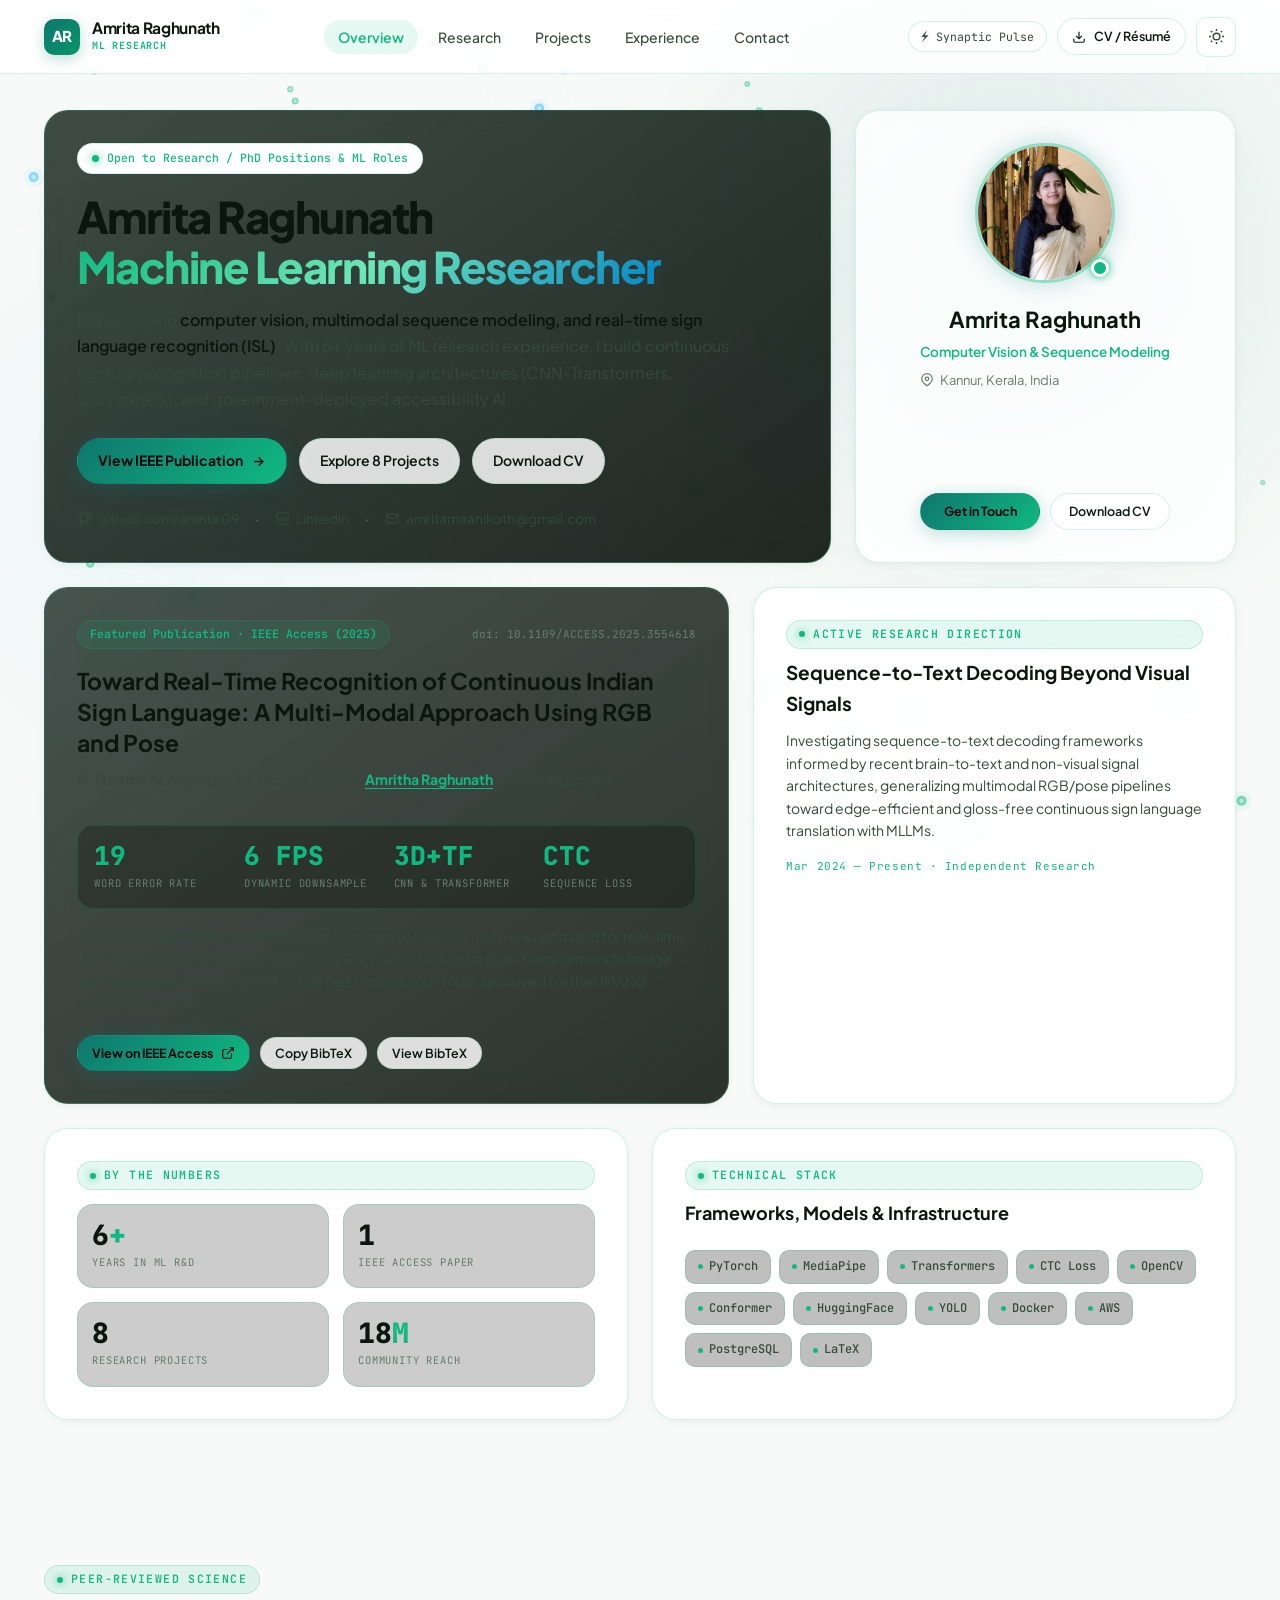
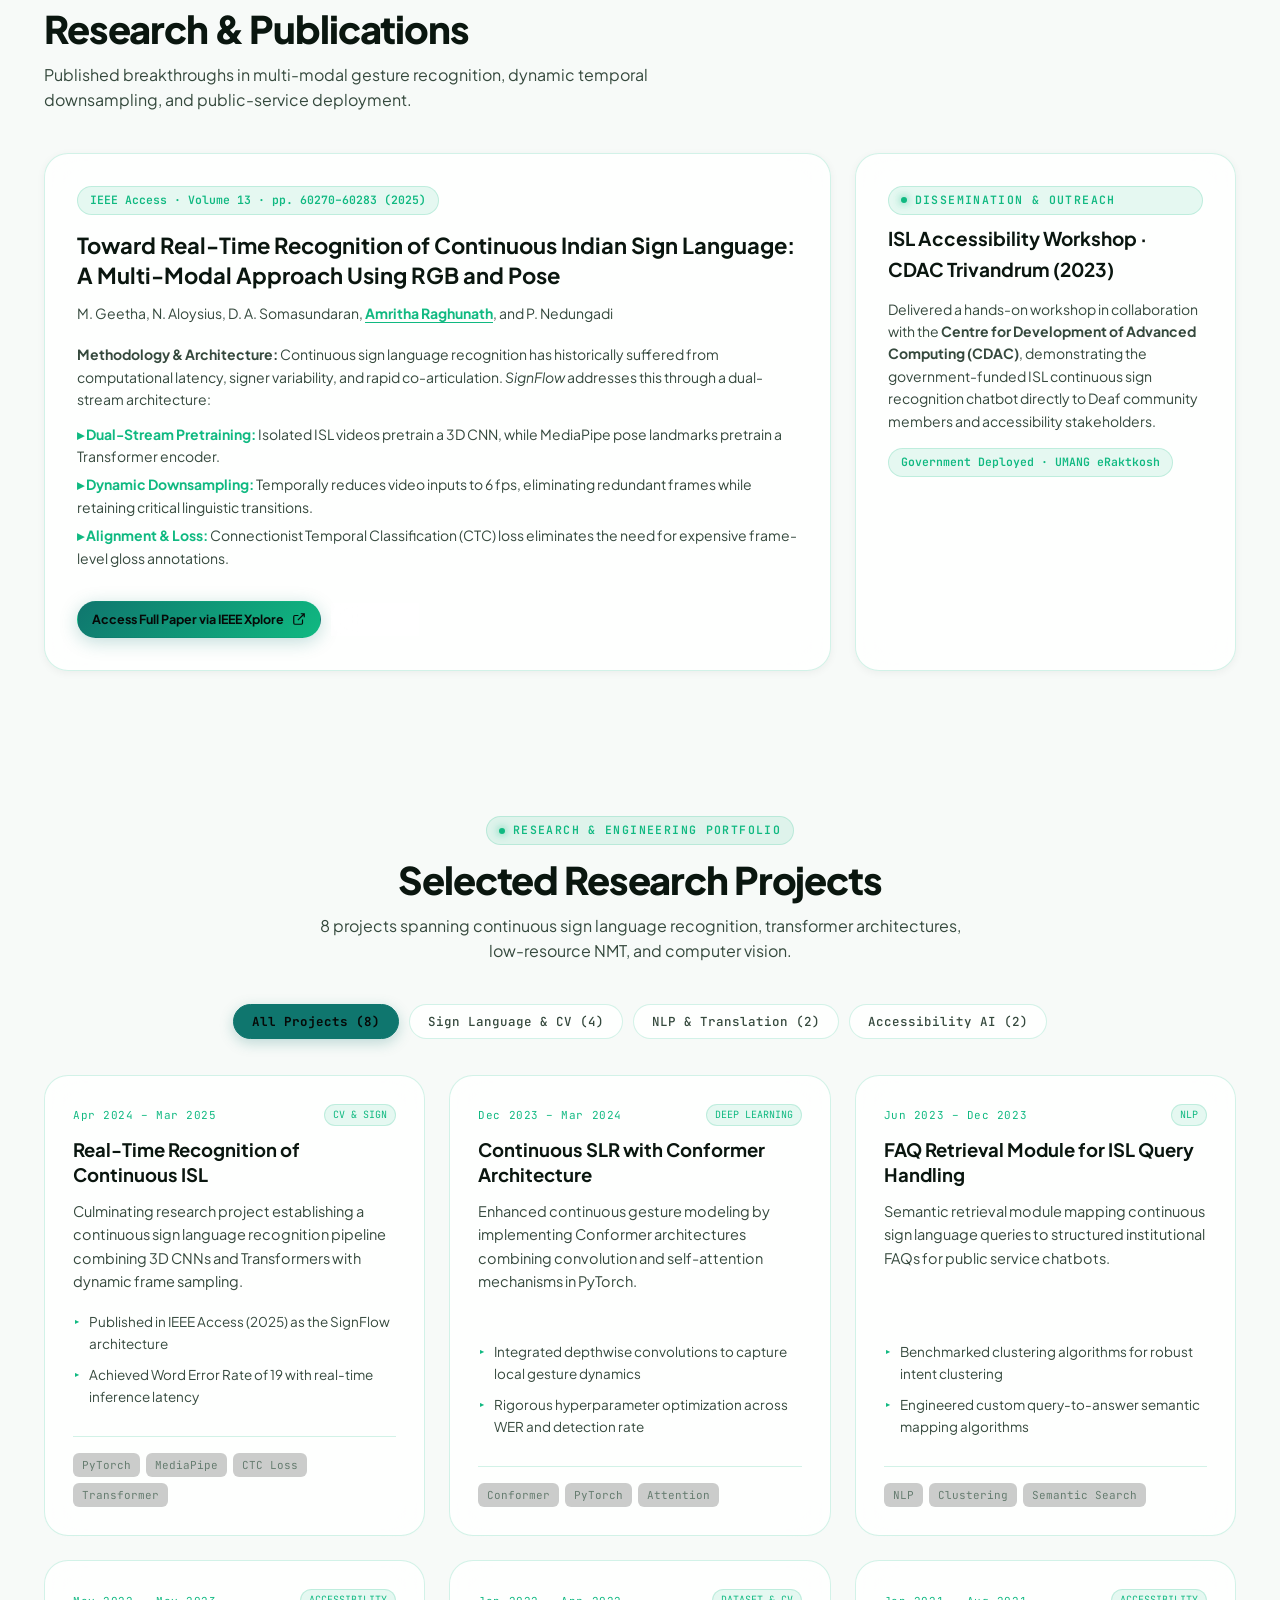
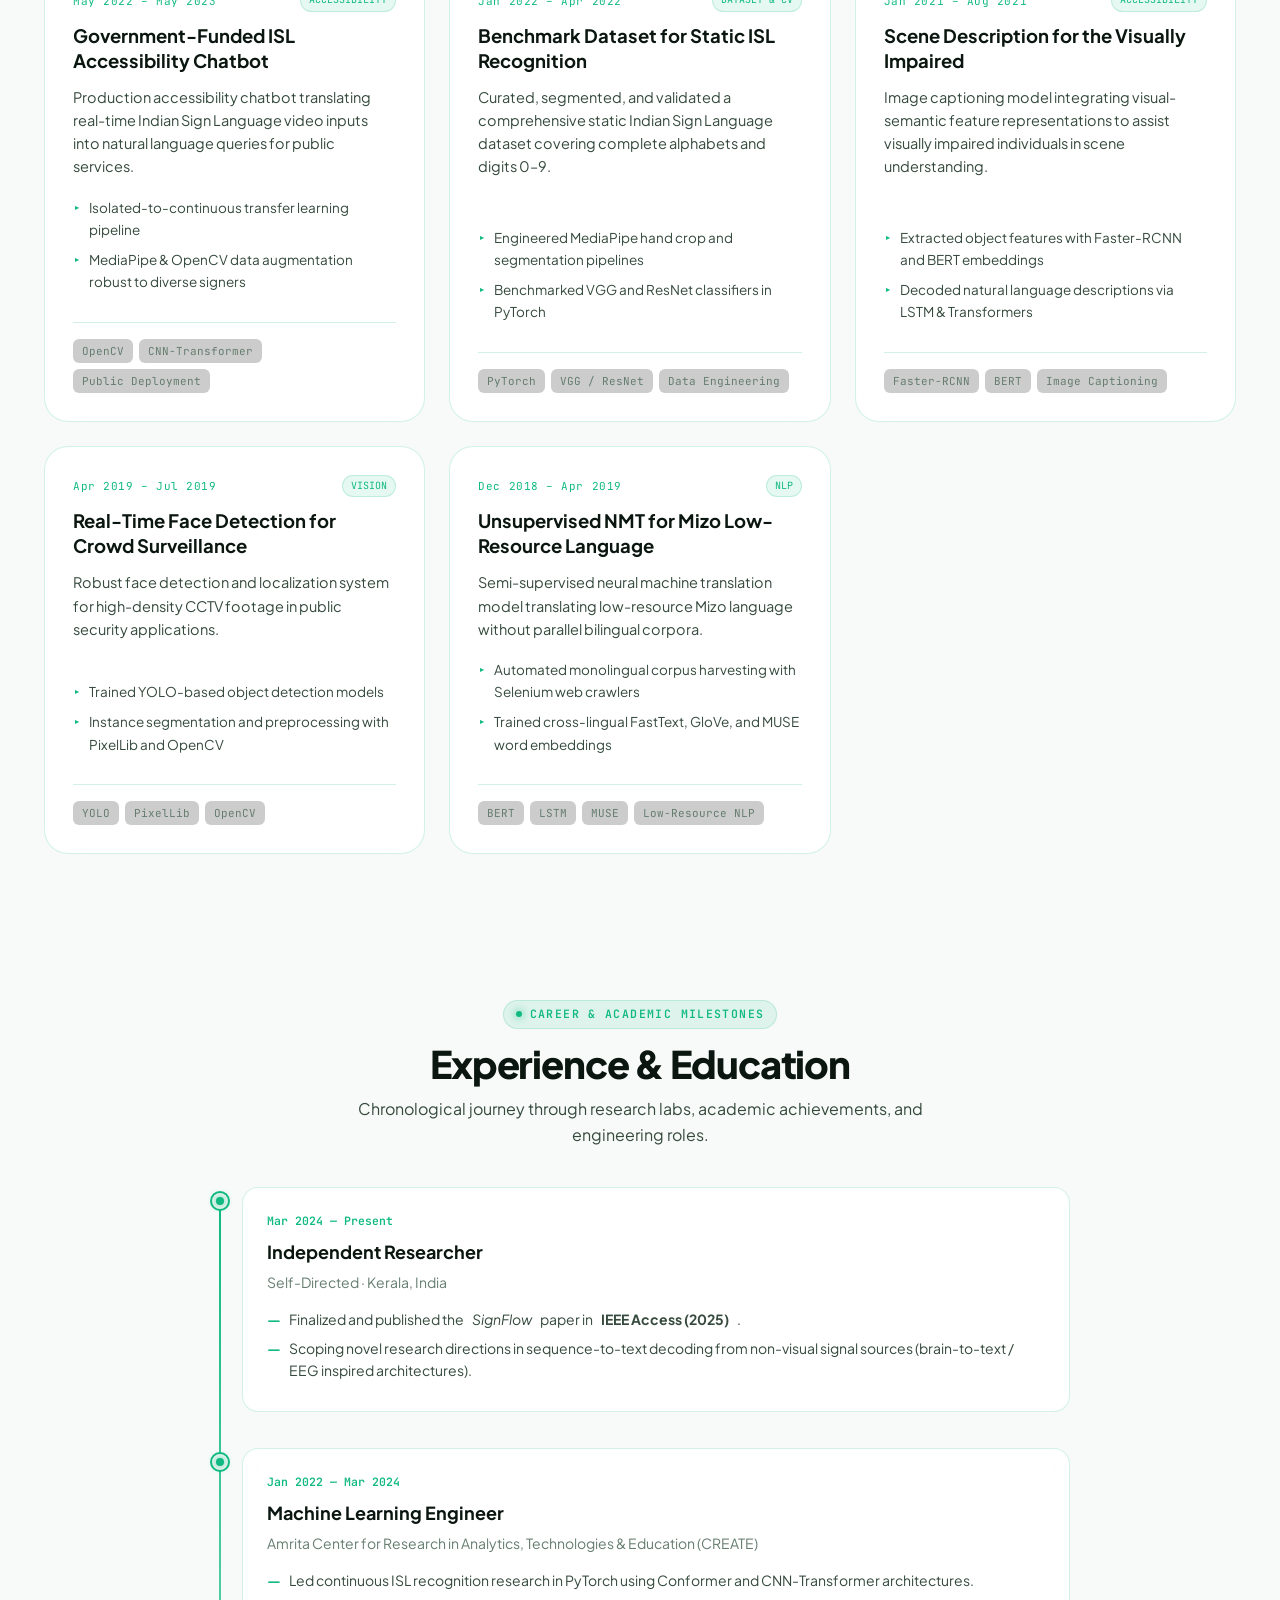
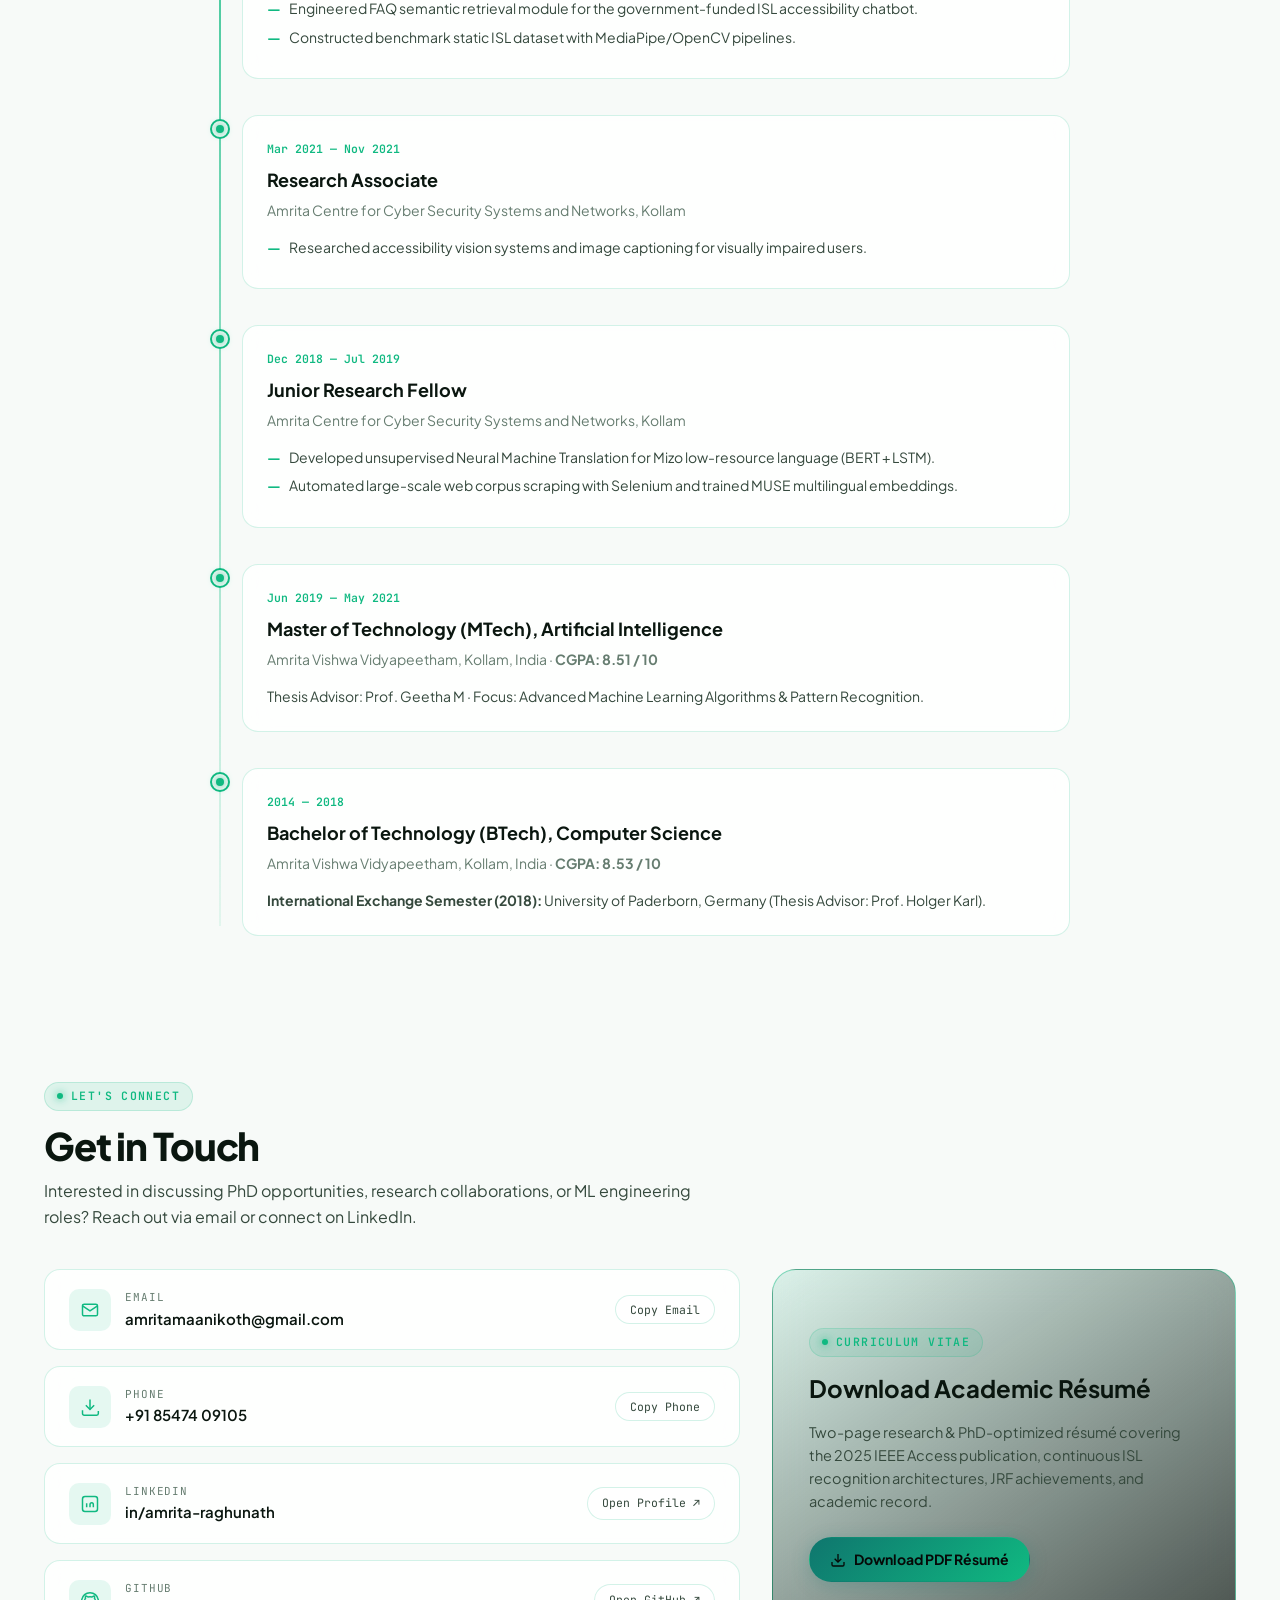
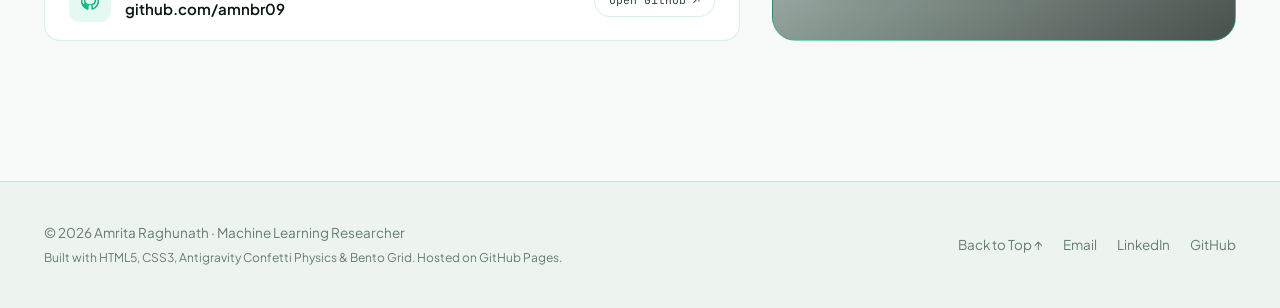
<file: index.html>
<!DOCTYPE html>
<html lang="en">
<head>
  <meta charset="UTF-8" />
  <meta name="viewport" content="width=device-width, initial-scale=1.0" />
  <title>Amrita Raghunath — Machine Learning Researcher | Computer Vision &amp; Accessibility AI</title>
  <meta name="description" content="Amrita Raghunath — ML Researcher specializing in continuous sign language recognition (ISL), multimodal sequence modeling, and accessibility AI. Contributor to IEEE Access 2025." />
  <meta name="keywords" content="Amrita Raghunath, Machine Learning, Computer Vision, Sign Language Recognition, Indian Sign Language, ISL, MediaPipe, PyTorch, Deep Learning, Accessibility AI, NLP" />
  <meta name="author" content="Amrita Raghunath" />

  <!-- Open Graph / Meta -->
  <meta property="og:title" content="Amrita Raghunath — Machine Learning Researcher" />
  <meta property="og:description" content="Multimodal deep learning systems for real-time sign language recognition, computer vision, and accessibility AI." />
  <meta property="og:type" content="website" />
  <meta property="og:url" content="https://amnbr09.github.io" />

  <!-- Favicon -->
  <link rel="icon" href="assets/favicon.svg" type="image/svg+xml" />

  <!-- Stylesheet -->
  <link rel="stylesheet" href="styles.css" />
</head>
<body>

  <!-- Ambient Glowing Mesh Layers -->
  <div class="bg-ambient-layer">
    <div class="bg-ambient-mesh"></div>
    <div class="bg-ambient-mesh-2"></div>
  </div>

  <!-- Interactive Neural Network & Synaptic Flow Physics Canvas (Background Layer) -->
  <div class="neural-canvas-container">
    <canvas id="neural-canvas"></canvas>
  </div>

  <!-- =========================================================================
       Navigation Header (Sticky Glassmorphism)
       ========================================================================= -->
  <header class="site-header">
    <div class="container header-inner">
      <a href="#overview" class="brand-logo" aria-label="Amrita Raghunath">
        <div class="logo-badge">AR</div>
        <div class="brand-title">
          <span class="brand-name">Amrita Raghunath</span>
          <span class="brand-sub">ML RESEARCH</span>
        </div>
      </a>

      <!-- Desktop Navigation Links -->
      <nav>
        <ul class="nav-menu" id="nav-menu">
          <li><a href="#overview" class="nav-link active">Overview</a></li>
          <li><a href="#research" class="nav-link">Research</a></li>
          <li><a href="#projects" class="nav-link">Projects</a></li>
          <li><a href="#experience" class="nav-link">Experience</a></li>
          <li><a href="#contact" class="nav-link">Contact</a></li>
        </ul>
      </nav>

      <!-- Header Action Controls -->
      <div class="header-actions">
        <!-- Interactive Neural Spike Wave Trigger -->
        <button class="neural-pulse-btn" id="neural-wave-btn" title="Fire Synaptic Signal Wave">
          <span class="pulse-icon">⚡</span>
          <span>Synaptic Pulse</span>
        </button>

        <a href="assets/Amrita-Raghunath.pdf" class="btn btn-secondary btn-sm" download="Amrita-Raghunath.pdf">
          <svg width="14" height="14" viewBox="0 0 24 24" fill="none" stroke="currentColor" stroke-width="2"><path d="M21 15v4a2 2 0 0 1-2 2H5a2 2 0 0 1-2-2v-4"/><polyline points="7 10 12 15 17 10"/><line x1="12" y1="15" x2="12" y2="3"/></svg>
          <span>CV / Résumé</span>
        </a>

        <!-- Dark / Light Mode Toggle Button -->
        <button class="btn-icon theme-toggle" id="theme-toggle-btn" aria-label="Toggle theme mode" title="Switch Theme">
          <svg class="icon-moon" viewBox="0 0 24 24" fill="none" stroke="currentColor" stroke-width="1.8"><path d="M21 12.8A9 9 0 1 1 11.2 3a7 7 0 0 0 9.8 9.8Z"/></svg>
          <svg class="icon-sun" viewBox="0 0 24 24" fill="none" stroke="currentColor" stroke-width="1.8"><circle cx="12" cy="12" r="4.2"/><path d="M12 2.5v2.4M12 19.1v2.4M4.9 4.9l1.7 1.7M17.4 17.4l1.7 1.7M2.5 12h2.4M19.1 12h2.4M4.9 19.1l1.7-1.7M17.4 6.6l1.7-1.7"/></svg>
        </button>

        <!-- Mobile Menu Toggle Button -->
        <button class="nav-toggle-btn" id="nav-toggle-btn" aria-label="Open mobile navigation menu">
          <span></span>
          <span></span>
          <span></span>
        </button>
      </div>
    </div>
  </header>

  <!-- =========================================================================
       Section 1: Overview & Bento Grid (Starts directly here)
       ========================================================================= -->
  <section class="section section-top-overview" id="overview">
    <div class="container">
      <div class="bento-grid">
        
        <!-- 1. Hero Intro Bento Card (Span-8) -->
        <article class="bento-card card-intro-hero span-8">
          <div class="bento-card-content">
            <div class="status-badge">
              <span class="live-dot"></span>
              <span>Open to Research / PhD Positions &amp; ML Roles</span>
            </div>

            <h1 class="hero-main-title">
              Amrita Raghunath <br />
              <span class="gradient-text">Machine Learning Researcher</span>
            </h1>

            <p class="hero-lead-text">
              I specialize in <strong>computer vision, multimodal sequence modeling, and real-time sign language recognition (ISL)</strong>. With 6+ years of ML research experience, I build continuous gesture recognition pipelines, deep learning architectures (CNN-Transformers, Conformers), and government-deployed accessibility AI.
            </p>

            <div class="hero-actions-row">
              <a href="#research" class="btn btn-primary">
                <span>View IEEE Publication</span>
                <svg width="15" height="15" viewBox="0 0 24 24" fill="none" stroke="currentColor" stroke-width="2.2"><path d="M5 12h14M12 5l7 7-7 7"/></svg>
              </a>
              <a href="#projects" class="btn btn-secondary">
                <span>Explore 8 Projects</span>
              </a>
              <a href="assets/Amrita_Raghunath_Resume.pdf" class="btn btn-secondary" download="Amrita_Raghunath_Resume.pdf">
                <span>Download CV</span>
              </a>
            </div>

            <div class="hero-social-links">
              <a href="https://github.com/amnbr09" target="_blank" rel="noopener">
                <svg viewBox="0 0 24 24" fill="none" stroke="currentColor" stroke-width="1.8"><path d="M12 2a10 10 0 0 0-3.16 19.5c.5.1.68-.22.68-.48v-1.7c-2.78.6-3.37-1.34-3.37-1.34-.46-1.16-1.11-1.47-1.11-1.47-.9-.62.07-.6.07-.6 1 .07 1.53 1.03 1.53 1.03.9 1.52 2.34 1.08 2.91.83.09-.65.35-1.08.63-1.33-2.22-.25-4.56-1.11-4.56-4.93 0-1.09.39-1.98 1.03-2.68-.1-.25-.45-1.27.1-2.65 0 0 .84-.27 2.75 1.02a9.5 9.5 0 0 1 5 0c1.9-1.3 2.75-1.02 2.75-1.02.55 1.38.2 2.4.1 2.65.64.7 1.03 1.59 1.03 2.68 0 3.83-2.34 4.67-4.57 4.92.36.31.68.92.68 1.85v2.74c0 .27.18.58.69.48A10 10 0 0 0 12 2Z"/></svg>
                <span>github.com/amnbr09</span>
              </a>
              <span>·</span>
              <a href="https://www.linkedin.com/in/amrita-raghunath-b744a0153/" target="_blank" rel="noopener">
                <svg viewBox="0 0 24 24" fill="none" stroke="currentColor" stroke-width="1.8"><rect x="3" y="3" width="18" height="18" rx="3"/><path d="M8 11v5M8 8v.01M12 16v-3.2c0-1.5 1-2.3 2.2-2.3S16 11.3 16 12.8V16"/></svg>
                <span>LinkedIn</span>
              </a>
              <span>·</span>
              <a href="mailto:amritamaanikoth@gmail.com">
                <svg viewBox="0 0 24 24" fill="none" stroke="currentColor" stroke-width="1.8"><rect x="3" y="5" width="18" height="14" rx="2"/><path d="m3 7 9 6 9-6"/></svg>
                <span>amritamaanikoth@gmail.com</span>
              </a>
            </div>
          </div>
        </article>

        <!-- 2. Profile Bento Card (Span-4) -->
        <article class="bento-card card-profile span-4">
          <div class="bento-card-content">
            <div class="profile-avatar-wrapper">
              <img src="assets/amrita-profile.jpg" alt="Amrita Raghunath" class="profile-avatar-img" />
              <div class="profile-status-ring" title="Active"></div>
            </div>

            <h2 class="profile-name">Amrita Raghunath</h2>
            <p class="profile-role">Computer Vision &amp; Sequence Modeling</p>
            <span class="profile-loc">
              <svg viewBox="0 0 24 24" fill="none" stroke="currentColor" stroke-width="2"><path d="M21 10c0 6-9 12-9 12S3 16 3 10a9 9 0 0 1 18 0Z"/><circle cx="12" cy="10" r="3"/></svg>
              Kannur, Kerala, India
            </span>

            <div style="display: flex; gap: 10px; justify-content: center; width: 100%; margin-top: auto;">
              <a href="#contact" class="btn btn-primary btn-sm" style="flex: 1;">Get in Touch</a>
              <a href="assets/Amrita_Raghunath_Resume.pdf" class="btn btn-secondary btn-sm" download style="flex: 1;">Download CV</a>
            </div>
          </div>
        </article>

        <!-- 3. Featured Publication Bento Card (Span-7) -->
        <article class="bento-card card-featured-pub span-7">
          <div class="bento-card-content">
            <div class="pub-tag-row">
              <span class="pub-journal-badge">Featured Publication · IEEE Access (2025)</span>
              <span class="pub-doi">doi: 10.1109/ACCESS.2025.3554618</span>
            </div>

            <h3 class="pub-title">
              Toward Real-Time Recognition of Continuous Indian Sign Language: A Multi-Modal Approach Using RGB and Pose
            </h3>

            <p class="pub-authors">
              M. Geetha, N. Aloysius, D. A. Somasundaran, <strong>Amritha Raghunath</strong>, and P. Nedungadi
            </p>

            <!-- Metrics Strip -->
            <div class="metrics-strip">
              <div class="metric-item">
                <span class="metric-value">19</span>
                <span class="metric-label">Word Error Rate</span>
              </div>
              <div class="metric-item">
                <span class="metric-value">6 FPS</span>
                <span class="metric-label">Dynamic Downsample</span>
              </div>
              <div class="metric-item">
                <span class="metric-value">3D+TF</span>
                <span class="metric-label">CNN &amp; Transformer</span>
              </div>
              <div class="metric-item">
                <span class="metric-value">CTC</span>
                <span class="metric-label">Sequence Loss</span>
              </div>
            </div>

            <p class="pub-abstract">
              Introduces <strong>SignFlow</strong>, a continuous sign language recognition network optimized for real-time ISL. Fuses isolated-video pre-trained 3D CNNs with MediaPipe pose Transformers to bridge communication barriers for ~18 million Deaf individuals in India, deployed for the UMANG eRaktkosh chatbot.
            </p>

            <div class="pub-actions-row">
              <a href="https://doi.org/10.1109/ACCESS.2025.3554618" target="_blank" rel="noopener" class="btn btn-primary btn-sm">
                <span>View on IEEE Access</span>
                <svg width="14" height="14" viewBox="0 0 24 24" fill="none" stroke="currentColor" stroke-width="2"><path d="M18 13v6a2 2 0 0 1-2 2H5a2 2 0 0 1-2-2V8a2 2 0 0 1 2-2h6M15 3h6v6M10 14L21 3"/></svg>
              </a>
              <button class="btn btn-secondary btn-sm" id="copy-bibtex-btn">Copy BibTeX</button>
              <button class="btn btn-secondary btn-sm" id="toggle-bibtex-btn">View BibTeX</button>
            </div>

            <!-- Hidden / Expandable BibTeX snippet -->
            <pre class="bibtex-box" id="bibtex-content" style="display: none;">@article{geetha2025signflow,
  title   = {Toward Real-Time Recognition of Continuous Indian Sign Language: A Multi-Modal Approach Using RGB and Pose},
  author  = {Geetha, M. and Aloysius, Neena and Somasundaran, Darshik A. and Raghunath, Amritha and Nedungadi, Prema},
  journal = {IEEE Access},
  volume  = {13},
  pages   = {60270--60283},
  year    = {2025},
  doi     = {10.1109/ACCESS.2025.3554618}
}</pre>
          </div>
        </article>

        <!-- 4. Active Research Scoping (Span-5) -->
        <article class="bento-card span-5">
          <div class="bento-card-content">
            <span class="section-tag" style="margin-bottom: 8px;">Active Research Direction</span>
            <h3 style="font-size: 19px; font-weight: 700; margin-bottom: 10px; color: var(--text-primary);">
              Sequence-to-Text Decoding Beyond Visual Signals
            </h3>
            <p style="font-size: 14px; color: var(--text-secondary); line-height: 1.6; margin-bottom: 16px;">
              Investigating sequence-to-text decoding frameworks informed by recent brain-to-text and non-visual signal architectures, generalizing multimodal RGB/pose pipelines toward edge-efficient and gloss-free continuous sign language translation with MLLMs.
            </p>
            <span class="project-timeline">Mar 2024 — Present · Independent Research</span>
          </div>
        </article>

        <!-- 5. Research Numbers & Impact (Span-6) -->
        <article class="bento-card span-6">
          <div class="bento-card-content">
            <span class="section-tag" style="margin-bottom: 8px;">By The Numbers</span>
            <div class="stats-grid" style="margin-top: 6px;">
              <div class="stat-box">
                <div class="stat-num">6<span>+</span></div>
                <div class="stat-lbl">Years in ML R&amp;D</div>
              </div>
              <div class="stat-box">
                <div class="stat-num">1</div>
                <div class="stat-lbl">IEEE Access Paper</div>
              </div>
              <div class="stat-box">
                <div class="stat-num">8</div>
                <div class="stat-lbl">Research Projects</div>
              </div>
              <div class="stat-box">
                <div class="stat-num">18<span>M</span></div>
                <div class="stat-lbl">Community Reach</div>
              </div>
            </div>
          </div>
        </article>

        <!-- 6. Core Tech Stack & Frameworks (Span-6) -->
        <article class="bento-card span-6">
          <div class="bento-card-content">
            <span class="section-tag" style="margin-bottom: 8px;">Technical Stack</span>
            <h3 style="font-size: 18px; font-weight: 700; margin-bottom: 10px; color: var(--text-primary);">
              Frameworks, Models &amp; Infrastructure
            </h3>
            <div class="tech-pill-container">
              <span class="tech-pill"><span class="dot"></span>PyTorch</span>
              <span class="tech-pill"><span class="dot"></span>MediaPipe</span>
              <span class="tech-pill"><span class="dot"></span>Transformers</span>
              <span class="tech-pill"><span class="dot"></span>CTC Loss</span>
              <span class="tech-pill"><span class="dot"></span>OpenCV</span>
              <span class="tech-pill"><span class="dot"></span>Conformer</span>
              <span class="tech-pill"><span class="dot"></span>HuggingFace</span>
              <span class="tech-pill"><span class="dot"></span>YOLO</span>
              <span class="tech-pill"><span class="dot"></span>Docker</span>
              <span class="tech-pill"><span class="dot"></span>AWS</span>
              <span class="tech-pill"><span class="dot"></span>PostgreSQL</span>
              <span class="tech-pill"><span class="dot"></span>LaTeX</span>
            </div>
          </div>
        </article>

      </div>
    </div>
  </section>

  <!-- =========================================================================
       Section 2: Research & Publications
       ========================================================================= -->
  <section class="section" id="research">
    <div class="container">
      <div class="section-head">
        <span class="section-tag">Peer-Reviewed Science</span>
        <h2 class="section-title">Research &amp; Publications</h2>
        <p class="section-desc">
          Published breakthroughs in multi-modal gesture recognition, dynamic temporal downsampling, and public-service deployment.
        </p>
      </div>

      <div class="bento-grid">
        <!-- SignFlow Full Feature Article (Span-8) -->
        <article class="bento-card span-8">
          <div class="bento-card-content">
            <div class="pub-tag-row">
              <span class="pub-journal-badge">IEEE Access · Volume 13 · pp. 60270–60283 (2025)</span>
            </div>

            <h3 style="font-size: 22px; font-weight: 700; color: var(--text-primary); margin-bottom: 12px; line-height: 1.35;">
              Toward Real-Time Recognition of Continuous Indian Sign Language: A Multi-Modal Approach Using RGB and Pose
            </h3>

            <p class="pub-authors">
              M. Geetha, N. Aloysius, D. A. Somasundaran, <strong>Amritha Raghunath</strong>, and P. Nedungadi
            </p>

            <div class="pub-abstract" style="margin-bottom: 20px;">
              <p>
                <strong>Methodology &amp; Architecture:</strong> Continuous sign language recognition has historically suffered from computational latency, signer variability, and rapid co-articulation. <em>SignFlow</em> addresses this through a dual-stream architecture:
              </p>
              <ul style="list-style: none; margin: 12px 0; padding-left: 0;">
                <li style="margin-bottom: 6px; font-size: 14px; color: var(--text-secondary);">
                  <strong style="color: var(--accent-light);">▸ Dual-Stream Pretraining:</strong> Isolated ISL videos pretrain a 3D CNN, while MediaPipe pose landmarks pretrain a Transformer encoder.
                </li>
                <li style="margin-bottom: 6px; font-size: 14px; color: var(--text-secondary);">
                  <strong style="color: var(--accent-light);">▸ Dynamic Downsampling:</strong> Temporally reduces video inputs to 6 fps, eliminating redundant frames while retaining critical linguistic transitions.
                </li>
                <li style="margin-bottom: 6px; font-size: 14px; color: var(--text-secondary);">
                  <strong style="color: var(--accent-light);">▸ Alignment &amp; Loss:</strong> Connectionist Temporal Classification (CTC) loss eliminates the need for expensive frame-level gloss annotations.
                </li>
              </ul>
            </div>

            <div class="pub-actions-row">
              <a href="https://doi.org/10.1109/ACCESS.2025.3554618" target="_blank" rel="noopener" class="btn btn-primary btn-sm">
                <span>Access Full Paper via IEEE Xplore</span>
                <svg width="14" height="14" viewBox="0 0 24 24" fill="none" stroke="currentColor" stroke-width="2"><path d="M18 13v6a2 2 0 0 1-2 2H5a2 2 0 0 1-2-2V8a2 2 0 0 1 2-2h6M15 3h6v6M10 14L21 3"/></svg>
              </a>
              <button class="btn btn-secondary btn-sm" data-copy="10.1109/ACCESS.2025.3554618">Copy DOI</button>
            </div>
          </div>
        </article>

        <!-- Outreach & Dissemination Card (Span-4) -->
        <article class="bento-card span-4">
          <div class="bento-card-content">
            <span class="section-tag" style="margin-bottom: 8px;">Dissemination &amp; Outreach</span>
            <h3 style="font-size: 19px; font-weight: 700; color: var(--text-primary); margin-bottom: 12px;">
              ISL Accessibility Workshop · CDAC Trivandrum (2023)
            </h3>
            <p style="font-size: 14px; color: var(--text-secondary); line-height: 1.6; margin-bottom: 16px;">
              Delivered a hands-on workshop in collaboration with the <strong>Centre for Development of Advanced Computing (CDAC)</strong>, demonstrating the government-funded ISL continuous sign recognition chatbot directly to Deaf community members and accessibility stakeholders.
            </p>
            <div class="pub-journal-badge" style="width: fit-content;">Government Deployed · UMANG eRaktkosh</div>
          </div>
        </article>
      </div>
    </div>
  </section>

  <!-- =========================================================================
       Section 3: Projects Portfolio
       ========================================================================= -->
  <section class="section" id="projects">
    <div class="container">
      <div class="section-head center">
        <span class="section-tag">Research &amp; Engineering Portfolio</span>
        <h2 class="section-title">Selected Research Projects</h2>
        <p class="section-desc">
          8 projects spanning continuous sign language recognition, transformer architectures, low-resource NMT, and computer vision.
        </p>
      </div>

      <!-- Filter Controls -->
      <div class="project-filters">
        <button class="filter-btn active" data-filter="all">All Projects (8)</button>
        <button class="filter-btn" data-filter="sign-language">Sign Language &amp; CV (4)</button>
        <button class="filter-btn" data-filter="nlp">NLP &amp; Translation (2)</button>
        <button class="filter-btn" data-filter="accessibility">Accessibility AI (2)</button>
      </div>

      <div class="projects-grid">
        <!-- Project 1 -->
        <article class="project-card" data-category="sign-language">
          <div class="project-card-content">
            <div class="project-header">
              <span class="project-timeline">Apr 2024 – Mar 2025</span>
              <span class="project-category-badge">CV &amp; Sign</span>
            </div>
            <h3 class="project-title">Real-Time Recognition of Continuous ISL</h3>
            <p class="project-desc">
              Culminating research project establishing a continuous sign language recognition pipeline combining 3D CNNs and Transformers with dynamic frame sampling.
            </p>
            <ul class="project-bullet-list">
              <li>Published in IEEE Access (2025) as the SignFlow architecture</li>
              <li>Achieved Word Error Rate of 19 with real-time inference latency</li>
            </ul>
            <div class="project-tags">
              <span class="project-tag">PyTorch</span>
              <span class="project-tag">MediaPipe</span>
              <span class="project-tag">CTC Loss</span>
              <span class="project-tag">Transformer</span>
            </div>
          </div>
        </article>

        <!-- Project 2 -->
        <article class="project-card" data-category="sign-language">
          <div class="project-card-content">
            <div class="project-header">
              <span class="project-timeline">Dec 2023 – Mar 2024</span>
              <span class="project-category-badge">Deep Learning</span>
            </div>
            <h3 class="project-title">Continuous SLR with Conformer Architecture</h3>
            <p class="project-desc">
              Enhanced continuous gesture modeling by implementing Conformer architectures combining convolution and self-attention mechanisms in PyTorch.
            </p>
            <ul class="project-bullet-list">
              <li>Integrated depthwise convolutions to capture local gesture dynamics</li>
              <li>Rigorous hyperparameter optimization across WER and detection rate</li>
            </ul>
            <div class="project-tags">
              <span class="project-tag">Conformer</span>
              <span class="project-tag">PyTorch</span>
              <span class="project-tag">Attention</span>
            </div>
          </div>
        </article>

        <!-- Project 3 -->
        <article class="project-card" data-category="nlp">
          <div class="project-card-content">
            <div class="project-header">
              <span class="project-timeline">Jun 2023 – Dec 2023</span>
              <span class="project-category-badge">NLP</span>
            </div>
            <h3 class="project-title">FAQ Retrieval Module for ISL Query Handling</h3>
            <p class="project-desc">
              Semantic retrieval module mapping continuous sign language queries to structured institutional FAQs for public service chatbots.
            </p>
            <ul class="project-bullet-list">
              <li>Benchmarked clustering algorithms for robust intent clustering</li>
              <li>Engineered custom query-to-answer semantic mapping algorithms</li>
            </ul>
            <div class="project-tags">
              <span class="project-tag">NLP</span>
              <span class="project-tag">Clustering</span>
              <span class="project-tag">Semantic Search</span>
            </div>
          </div>
        </article>

        <!-- Project 4 -->
        <article class="project-card" data-category="accessibility">
          <div class="project-card-content">
            <div class="project-header">
              <span class="project-timeline">May 2022 – May 2023</span>
              <span class="project-category-badge">Accessibility</span>
            </div>
            <h3 class="project-title">Government-Funded ISL Accessibility Chatbot</h3>
            <p class="project-desc">
              Production accessibility chatbot translating real-time Indian Sign Language video inputs into natural language queries for public services.
            </p>
            <ul class="project-bullet-list">
              <li>Isolated-to-continuous transfer learning pipeline</li>
              <li>MediaPipe &amp; OpenCV data augmentation robust to diverse signers</li>
            </ul>
            <div class="project-tags">
              <span class="project-tag">OpenCV</span>
              <span class="project-tag">CNN-Transformer</span>
              <span class="project-tag">Public Deployment</span>
            </div>
          </div>
        </article>

        <!-- Project 5 -->
        <article class="project-card" data-category="sign-language">
          <div class="project-card-content">
            <div class="project-header">
              <span class="project-timeline">Jan 2022 – Apr 2022</span>
              <span class="project-category-badge">Dataset &amp; CV</span>
            </div>
            <h3 class="project-title">Benchmark Dataset for Static ISL Recognition</h3>
            <p class="project-desc">
              Curated, segmented, and validated a comprehensive static Indian Sign Language dataset covering complete alphabets and digits 0–9.
            </p>
            <ul class="project-bullet-list">
              <li>Engineered MediaPipe hand crop and segmentation pipelines</li>
              <li>Benchmarked VGG and ResNet classifiers in PyTorch</li>
            </ul>
            <div class="project-tags">
              <span class="project-tag">PyTorch</span>
              <span class="project-tag">VGG / ResNet</span>
              <span class="project-tag">Data Engineering</span>
            </div>
          </div>
        </article>

        <!-- Project 6 -->
        <article class="project-card" data-category="accessibility">
          <div class="project-card-content">
            <div class="project-header">
              <span class="project-timeline">Jan 2021 – Aug 2021</span>
              <span class="project-category-badge">Accessibility</span>
            </div>
            <h3 class="project-title">Scene Description for the Visually Impaired</h3>
            <p class="project-desc">
              Image captioning model integrating visual-semantic feature representations to assist visually impaired individuals in scene understanding.
            </p>
            <ul class="project-bullet-list">
              <li>Extracted object features with Faster-RCNN and BERT embeddings</li>
              <li>Decoded natural language descriptions via LSTM &amp; Transformers</li>
            </ul>
            <div class="project-tags">
              <span class="project-tag">Faster-RCNN</span>
              <span class="project-tag">BERT</span>
              <span class="project-tag">Image Captioning</span>
            </div>
          </div>
        </article>

        <!-- Project 7 -->
        <article class="project-card" data-category="sign-language">
          <div class="project-card-content">
            <div class="project-header">
              <span class="project-timeline">Apr 2019 – Jul 2019</span>
              <span class="project-category-badge">Vision</span>
            </div>
            <h3 class="project-title">Real-Time Face Detection for Crowd Surveillance</h3>
            <p class="project-desc">
              Robust face detection and localization system for high-density CCTV footage in public security applications.
            </p>
            <ul class="project-bullet-list">
              <li>Trained YOLO-based object detection models</li>
              <li>Instance segmentation and preprocessing with PixelLib and OpenCV</li>
            </ul>
            <div class="project-tags">
              <span class="project-tag">YOLO</span>
              <span class="project-tag">PixelLib</span>
              <span class="project-tag">OpenCV</span>
            </div>
          </div>
        </article>

        <!-- Project 8 -->
        <article class="project-card" data-category="nlp">
          <div class="project-card-content">
            <div class="project-header">
              <span class="project-timeline">Dec 2018 – Apr 2019</span>
              <span class="project-category-badge">NLP</span>
            </div>
            <h3 class="project-title">Unsupervised NMT for Mizo Low-Resource Language</h3>
            <p class="project-desc">
              Semi-supervised neural machine translation model translating low-resource Mizo language without parallel bilingual corpora.
            </p>
            <ul class="project-bullet-list">
              <li>Automated monolingual corpus harvesting with Selenium web crawlers</li>
              <li>Trained cross-lingual FastText, GloVe, and MUSE word embeddings</li>
            </ul>
            <div class="project-tags">
              <span class="project-tag">BERT</span>
              <span class="project-tag">LSTM</span>
              <span class="project-tag">MUSE</span>
              <span class="project-tag">Low-Resource NLP</span>
            </div>
          </div>
        </article>
      </div>
    </div>
  </section>

  <!-- =========================================================================
       Section 4: Experience & Education Timeline
       ========================================================================= -->
  <section class="section" id="experience">
    <div class="container">
      <div class="section-head center">
        <span class="section-tag">Career &amp; Academic Milestones</span>
        <h2 class="section-title">Experience &amp; Education</h2>
        <p class="section-desc">
          Chronological journey through research labs, academic achievements, and engineering roles.
        </p>
      </div>

      <div class="timeline-container">
        <!-- Item 1: Independent Researcher -->
        <div class="timeline-item">
          <div class="timeline-dot"></div>
          <div class="timeline-content">
            <div class="timeline-date">Mar 2024 — Present</div>
            <h3 class="timeline-role">Independent Researcher</h3>
            <div class="timeline-org">Self-Directed · Kerala, India</div>
            <div class="timeline-body">
              <ul>
                <li>Finalized and published the <em>SignFlow</em> paper in <strong>IEEE Access (2025)</strong>.</li>
                <li>Scoping novel research directions in sequence-to-text decoding from non-visual signal sources (brain-to-text / EEG inspired architectures).</li>
              </ul>
            </div>
          </div>
        </div>

        <!-- Item 2: ML Engineer at CREATE -->
        <div class="timeline-item">
          <div class="timeline-dot"></div>
          <div class="timeline-content">
            <div class="timeline-date">Jan 2022 — Mar 2024</div>
            <h3 class="timeline-role">Machine Learning Engineer</h3>
            <div class="timeline-org">Amrita Center for Research in Analytics, Technologies &amp; Education (CREATE)</div>
            <div class="timeline-body">
              <ul>
                <li>Led continuous ISL recognition research in PyTorch using Conformer and CNN-Transformer architectures.</li>
                <li>Engineered FAQ semantic retrieval module for the government-funded ISL accessibility chatbot.</li>
                <li>Constructed benchmark static ISL dataset with MediaPipe/OpenCV pipelines.</li>
              </ul>
            </div>
          </div>
        </div>

        <!-- Item 3: Research Associate -->
        <div class="timeline-item">
          <div class="timeline-dot"></div>
          <div class="timeline-content">
            <div class="timeline-date">Mar 2021 — Nov 2021</div>
            <h3 class="timeline-role">Research Associate</h3>
            <div class="timeline-org">Amrita Centre for Cyber Security Systems and Networks, Kollam</div>
            <div class="timeline-body">
              <ul>
                <li>Researched accessibility vision systems and image captioning for visually impaired users.</li>
              </ul>
            </div>
          </div>
        </div>

        <!-- Item 4: Junior Research Fellow -->
        <div class="timeline-item">
          <div class="timeline-dot"></div>
          <div class="timeline-content">
            <div class="timeline-date">Dec 2018 — Jul 2019</div>
            <h3 class="timeline-role">Junior Research Fellow</h3>
            <div class="timeline-org">Amrita Centre for Cyber Security Systems and Networks, Kollam</div>
            <div class="timeline-body">
              <ul>
                <li>Developed unsupervised Neural Machine Translation for Mizo low-resource language (BERT + LSTM).</li>
                <li>Automated large-scale web corpus scraping with Selenium and trained MUSE multilingual embeddings.</li>
              </ul>
            </div>
          </div>
        </div>

        <!-- Item 5: MTech AI -->
        <div class="timeline-item">
          <div class="timeline-dot"></div>
          <div class="timeline-content">
            <div class="timeline-date">Jun 2019 — May 2021</div>
            <h3 class="timeline-role">Master of Technology (MTech), Artificial Intelligence</h3>
            <div class="timeline-org">Amrita Vishwa Vidyapeetham, Kollam, India · <strong>CGPA: 8.51 / 10</strong></div>
            <div class="timeline-body">
              <p>Thesis Advisor: Prof. Geetha M · Focus: Advanced Machine Learning Algorithms &amp; Pattern Recognition.</p>
            </div>
          </div>
        </div>

        <!-- Item 6: BTech CS + Germany Exchange -->
        <div class="timeline-item">
          <div class="timeline-dot"></div>
          <div class="timeline-content">
            <div class="timeline-date">2014 — 2018</div>
            <h3 class="timeline-role">Bachelor of Technology (BTech), Computer Science</h3>
            <div class="timeline-org">Amrita Vishwa Vidyapeetham, Kollam, India · <strong>CGPA: 8.53 / 10</strong></div>
            <div class="timeline-body">
              <p><strong>International Exchange Semester (2018):</strong> University of Paderborn, Germany (Thesis Advisor: Prof. Holger Karl).</p>
            </div>
          </div>
        </div>
      </div>
    </div>
  </section>

  <!-- =========================================================================
       Section 5: Contact & Résumé
       ========================================================================= -->
  <section class="section" id="contact">
    <div class="container">
      <div class="section-head">
        <span class="section-tag">Let's Connect</span>
        <h2 class="section-title">Get in Touch</h2>
        <p class="section-desc">
          Interested in discussing PhD opportunities, research collaborations, or ML engineering roles? Reach out via email or connect on LinkedIn.
        </p>
      </div>

      <div class="contact-grid-container">
        <div class="contact-card-list">
          <!-- Email Row -->
          <div class="contact-row-item">
            <div class="contact-row-left">
              <div class="contact-icon-box">
                <svg viewBox="0 0 24 24" fill="none" stroke="currentColor" stroke-width="1.8"><rect x="3" y="5" width="18" height="14" rx="2"/><path d="m3 7 9 6 9-6"/></svg>
              </div>
              <div class="contact-row-details">
                <span class="contact-label">Email</span>
                <span class="contact-val">amritamaanikoth@gmail.com</span>
              </div>
            </div>
            <button class="copy-pill-btn" data-copy="amritamaanikoth@gmail.com">Copy Email</button>
          </div>

          <!-- Phone Row -->
          <div class="contact-row-item">
            <div class="contact-row-left">
              <div class="contact-icon-box">
                <svg viewBox="0 0 24 24" fill="none" stroke="currentColor" stroke-width="1.8"><path d="M22 16.9v3a2 2 0 0 1-2 2H5a2 2 0 0 1-2-2v-4"/><polyline points="7 10 12 15 17 10"/><line x1="12" y1="15" x2="12" y2="3"/></svg>
              </div>
              <div class="contact-row-details">
                <span class="contact-label">Phone</span>
                <span class="contact-val">+91 85474 09105</span>
              </div>
            </div>
            <button class="copy-pill-btn" data-copy="+918547409105">Copy Phone</button>
          </div>

          <!-- LinkedIn Row -->
          <div class="contact-row-item">
            <div class="contact-row-left">
              <div class="contact-icon-box">
                <svg viewBox="0 0 24 24" fill="none" stroke="currentColor" stroke-width="1.8"><rect x="3" y="3" width="18" height="18" rx="3"/><path d="M8 11v5M8 8v.01M12 16v-3.2c0-1.5 1-2.3 2.2-2.3S16 11.3 16 12.8V16"/></svg>
              </div>
              <div class="contact-row-details">
                <span class="contact-label">LinkedIn</span>
                <span class="contact-val">in/amrita-raghunath</span>
              </div>
            </div>
            <a href="https://www.linkedin.com/in/amrita-raghunath-b744a0153/" target="_blank" rel="noopener" class="copy-pill-btn">Open Profile ↗</a>
          </div>

          <!-- GitHub Row -->
          <div class="contact-row-item">
            <div class="contact-row-left">
              <div class="contact-icon-box">
                <svg viewBox="0 0 24 24" fill="none" stroke="currentColor" stroke-width="1.8"><path d="M12 2a10 10 0 0 0-3.16 19.5c.5.1.68-.22.68-.48v-1.7c-2.78.6-3.37-1.34-3.37-1.34-.46-1.16-1.11-1.47-1.11-1.47-.9-.62.07-.6.07-.6 1 .07 1.53 1.03 1.53 1.03.9 1.52 2.34 1.08 2.91.83.09-.65.35-1.08.63-1.33-2.22-.25-4.56-1.11-4.56-4.93 0-1.09.39-1.98 1.03-2.68-.1-.25-.45-1.27.1-2.65 0 0 .84-.27 2.75 1.02a9.5 9.5 0 0 1 5 0c1.9-1.3 2.75-1.02 2.75-1.02.55 1.38.2 2.4.1 2.65.64.7 1.03 1.59 1.03 2.68 0 3.83-2.34 4.67-4.57 4.92.36.31.68.92.68 1.85v2.74c0 .27.18.58.69.48A10 10 0 0 0 12 2Z"/></svg>
              </div>
              <div class="contact-row-details">
                <span class="contact-label">GitHub</span>
                <span class="contact-val">github.com/amnbr09</span>
              </div>
            </div>
            <a href="https://github.com/amnbr09" target="_blank" rel="noopener" class="copy-pill-btn">Open GitHub ↗</a>
          </div>
        </div>

        <!-- Résumé Download Card -->
        <aside class="resume-download-card">
          <span class="section-tag" style="margin-bottom: 12px; width: fit-content;">Curriculum Vitae</span>
          <h3>Download Academic Résumé</h3>
          <p>
            Two-page research &amp; PhD-optimized résumé covering the 2025 IEEE Access publication, continuous ISL recognition architectures, JRF achievements, and academic record.
          </p>
          <a href="assets/Amrita_Raghunath_Resume.pdf" class="btn btn-primary" download="Amrita_Raghunath_Resume.pdf" style="width: fit-content;">
            <svg width="16" height="16" viewBox="0 0 24 24" fill="none" stroke="currentColor" stroke-width="2"><path d="M21 15v4a2 2 0 0 1-2 2H5a2 2 0 0 1-2-2v-4"/><polyline points="7 10 12 15 17 10"/><line x1="12" y1="15" x2="12" y2="3"/></svg>
            <span>Download PDF Résumé</span>
          </a>
        </aside>
      </div>
    </div>
  </section>

  <!-- =========================================================================
       Toast Notification Banner
       ========================================================================= -->
  <div class="toast-container">
    <div id="toast-banner" class="toast-msg">
      <span class="toast-dot"></span>
      <span id="toast-text">Copied to clipboard!</span>
    </div>
  </div>

  <!-- =========================================================================
       Site Footer
       ========================================================================= -->
  <footer class="site-footer">
    <div class="container footer-inner">
      <div>
        <p>© 2026 Amrita Raghunath · Machine Learning Researcher</p>
        <p style="font-size: 12px; color: var(--text-muted); margin-top: 4px;">
          Built with HTML5, CSS3, Antigravity Confetti Physics &amp; Bento Grid. Hosted on GitHub Pages.
        </p>
      </div>

      <ul class="footer-links">
        <li><a href="#overview">Back to Top ↑</a></li>
        <li><a href="mailto:amritamaanikoth@gmail.com">Email</a></li>
        <li><a href="https://www.linkedin.com/in/amrita-raghunath-b744a0153/" target="_blank" rel="noopener">LinkedIn</a></li>
        <li><a href="https://github.com/amnbr09" target="_blank" rel="noopener">GitHub</a></li>
      </ul>
    </div>
  </footer>

  <!-- Main JavaScript Bundle -->
  <script src="script.js"></script>
</body>
</html>
</file>
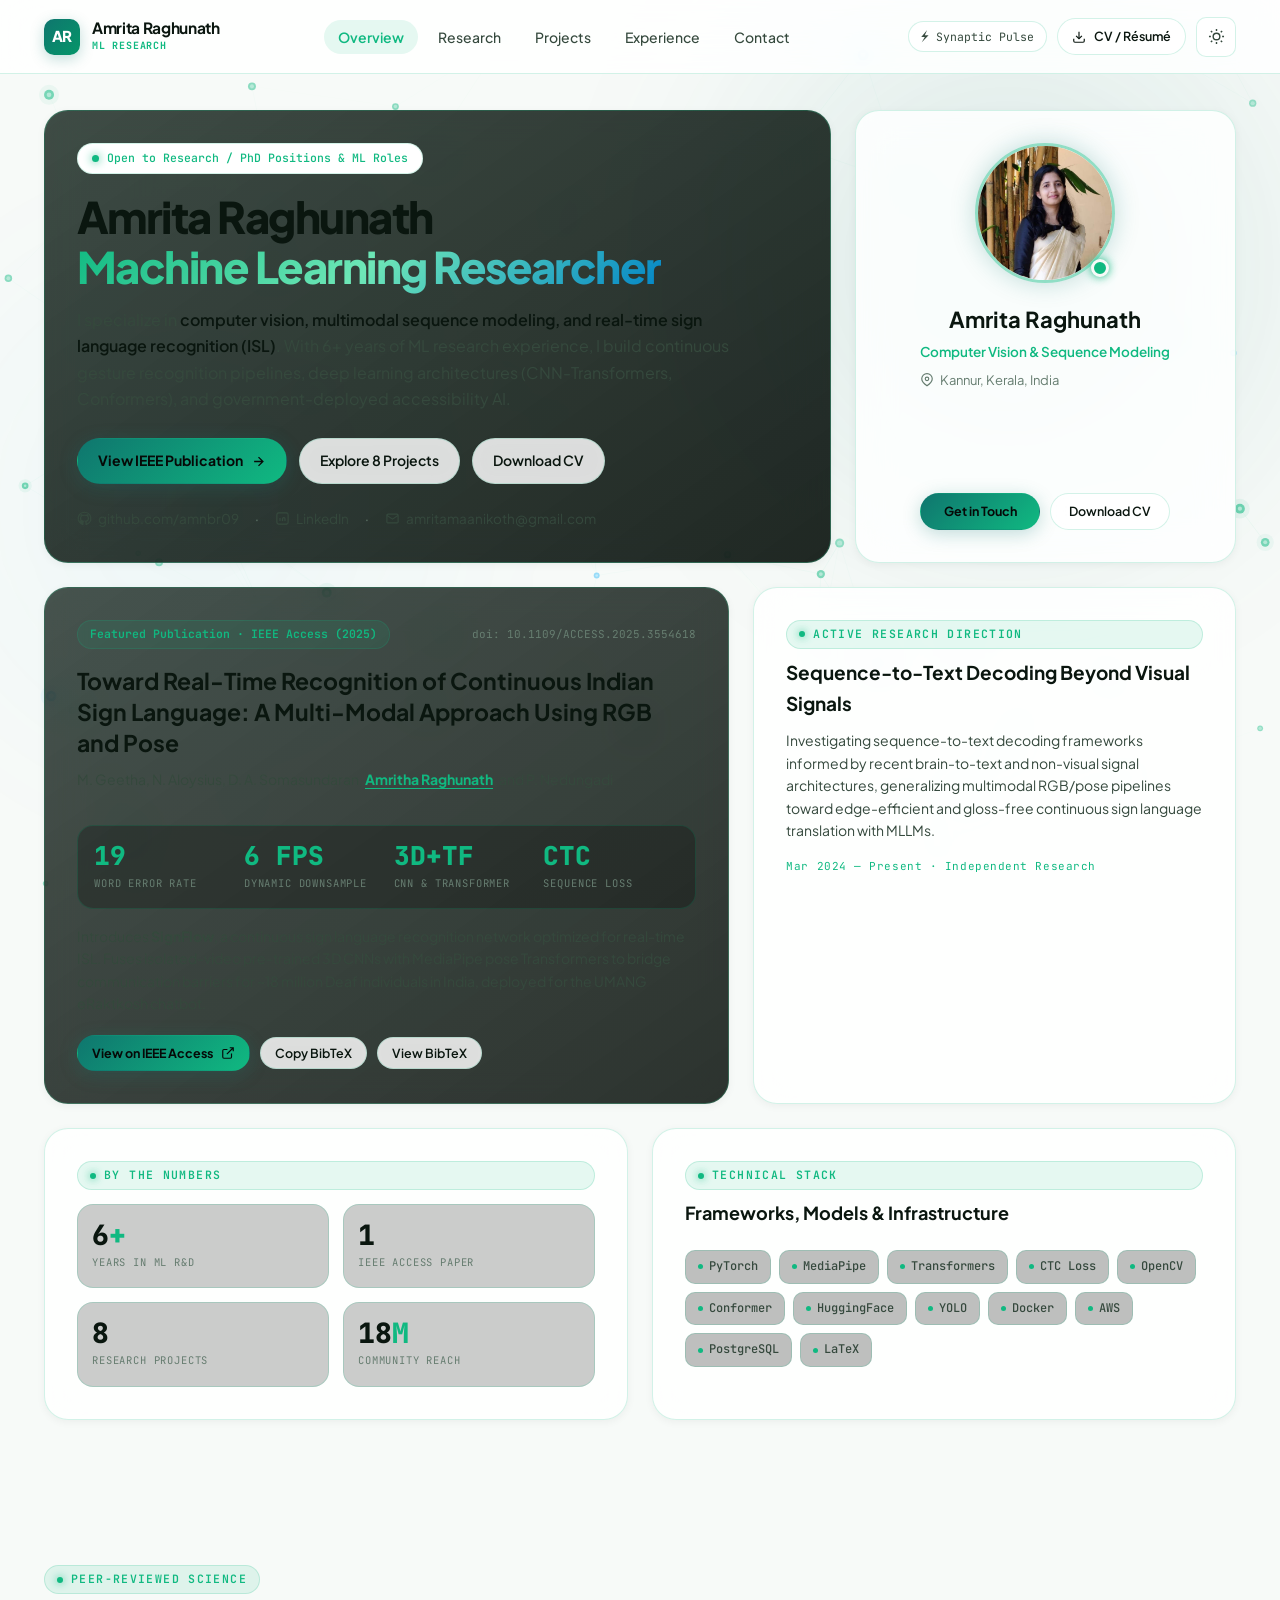
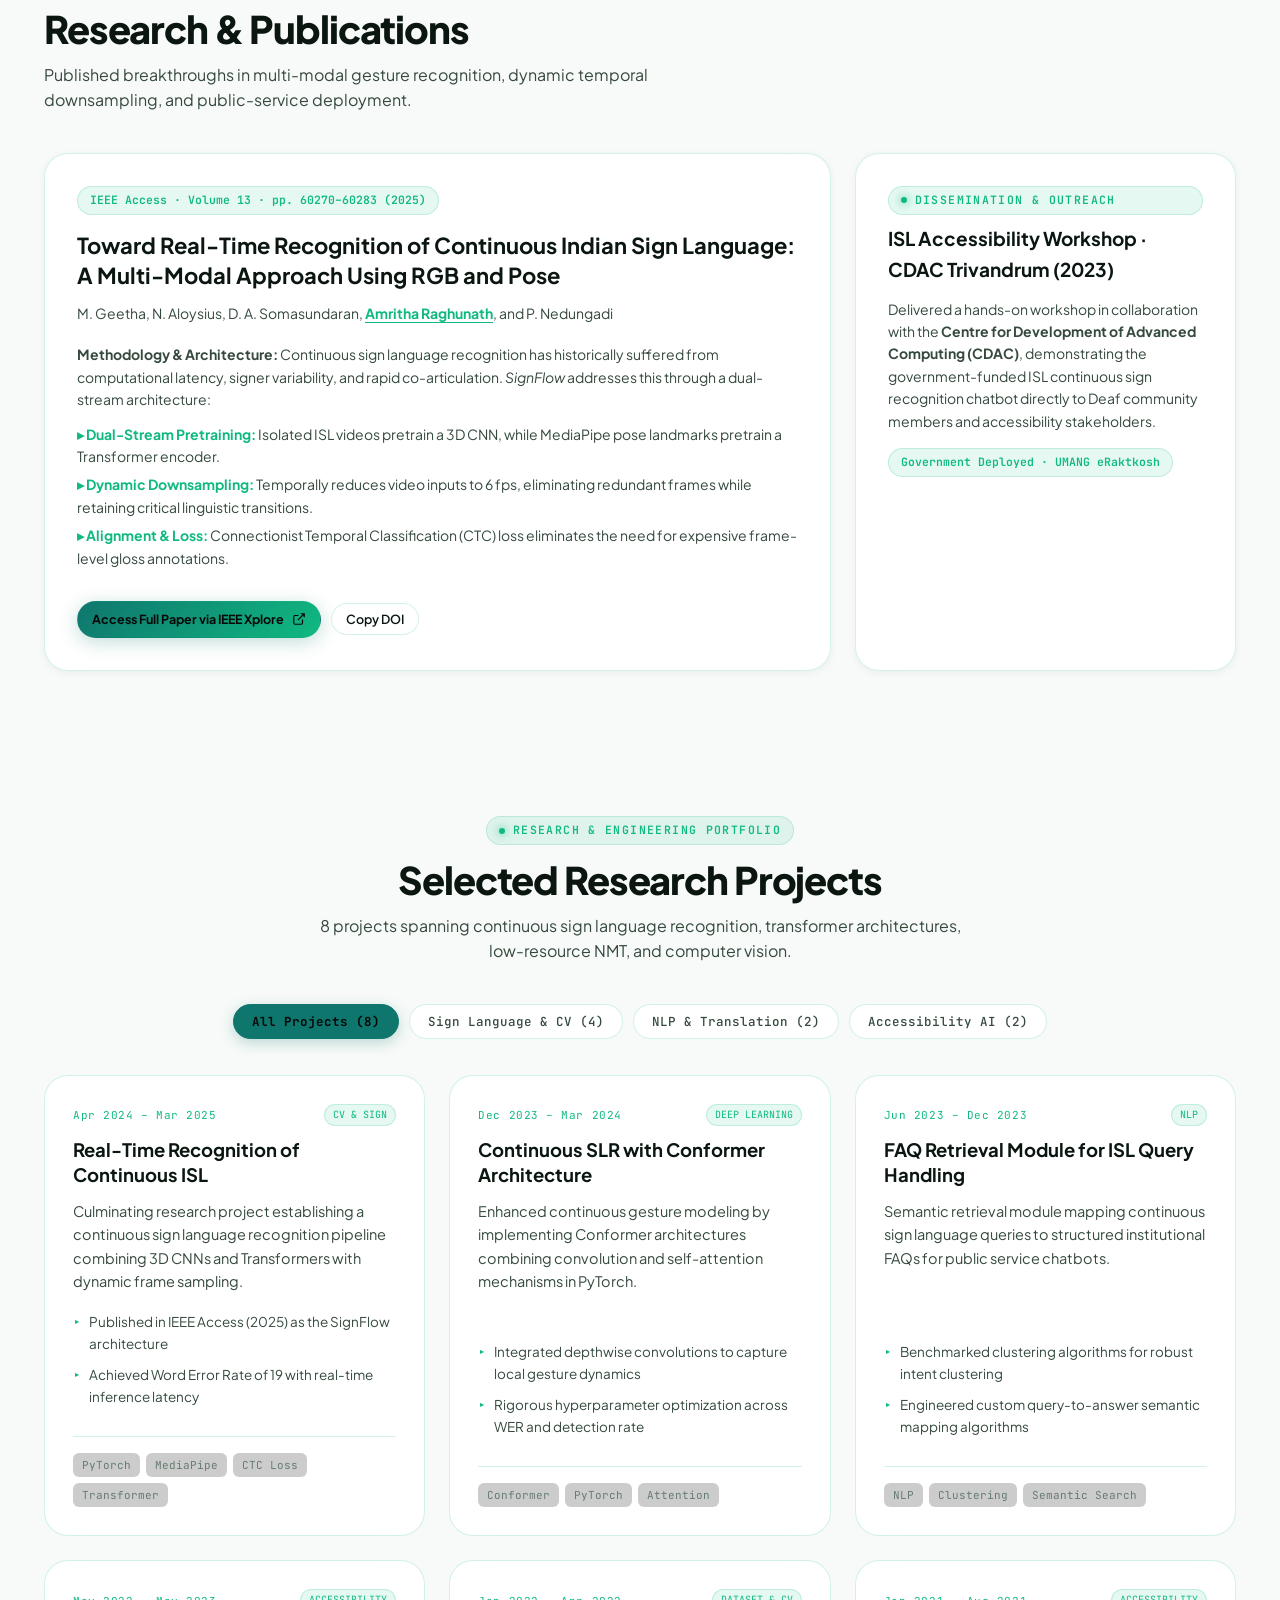
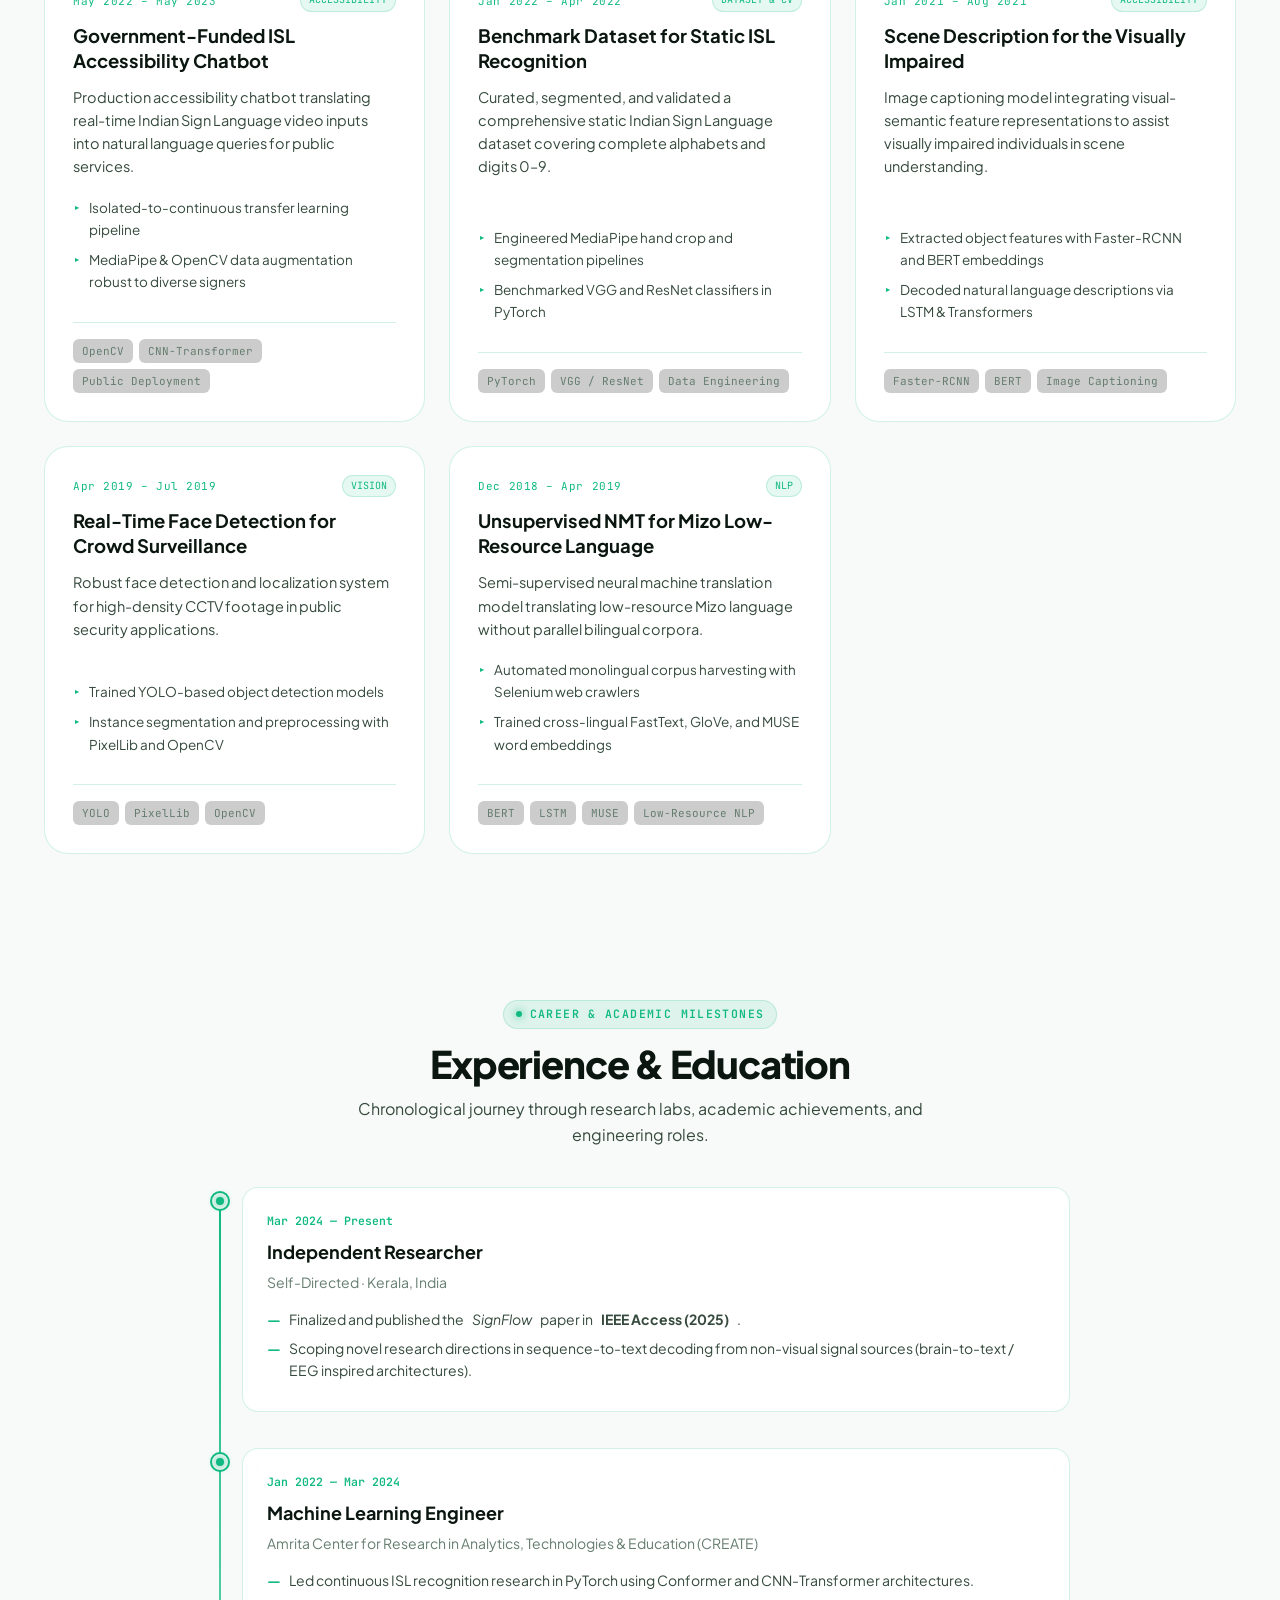
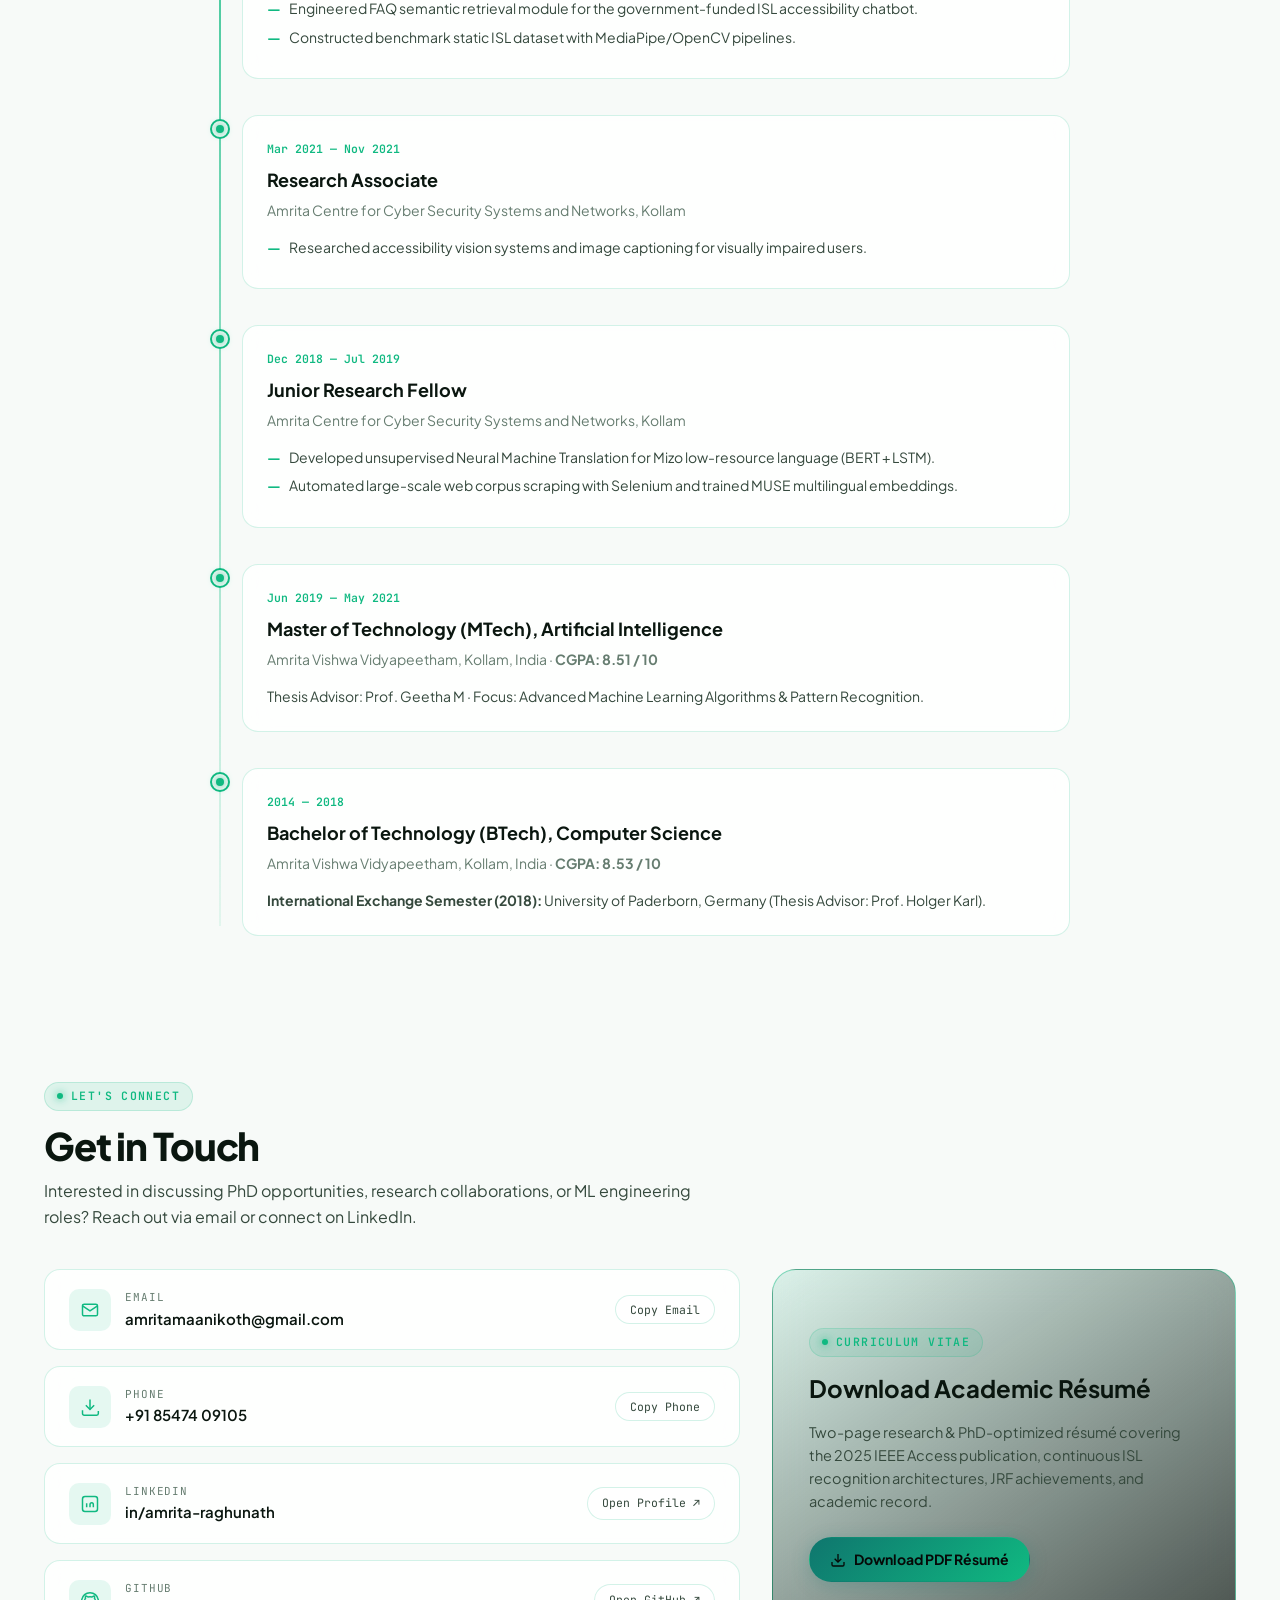
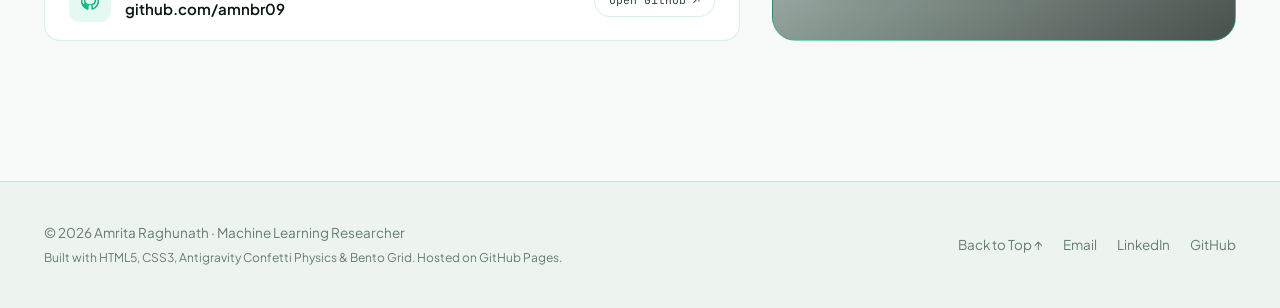
<file: contact.html>
<!DOCTYPE html>
<html lang="en">
<head>
  <meta charset="UTF-8">
  <meta http-equiv="refresh" content="0; url=index.html#contact">
  <title>Redirecting to Contact...</title>
  <script>window.location.href = "index.html#contact";</script>
</head>
<body>
  <p>Redirecting to <a href="index.html#contact">Contact</a>...</p>
</body>
</html>
</file>
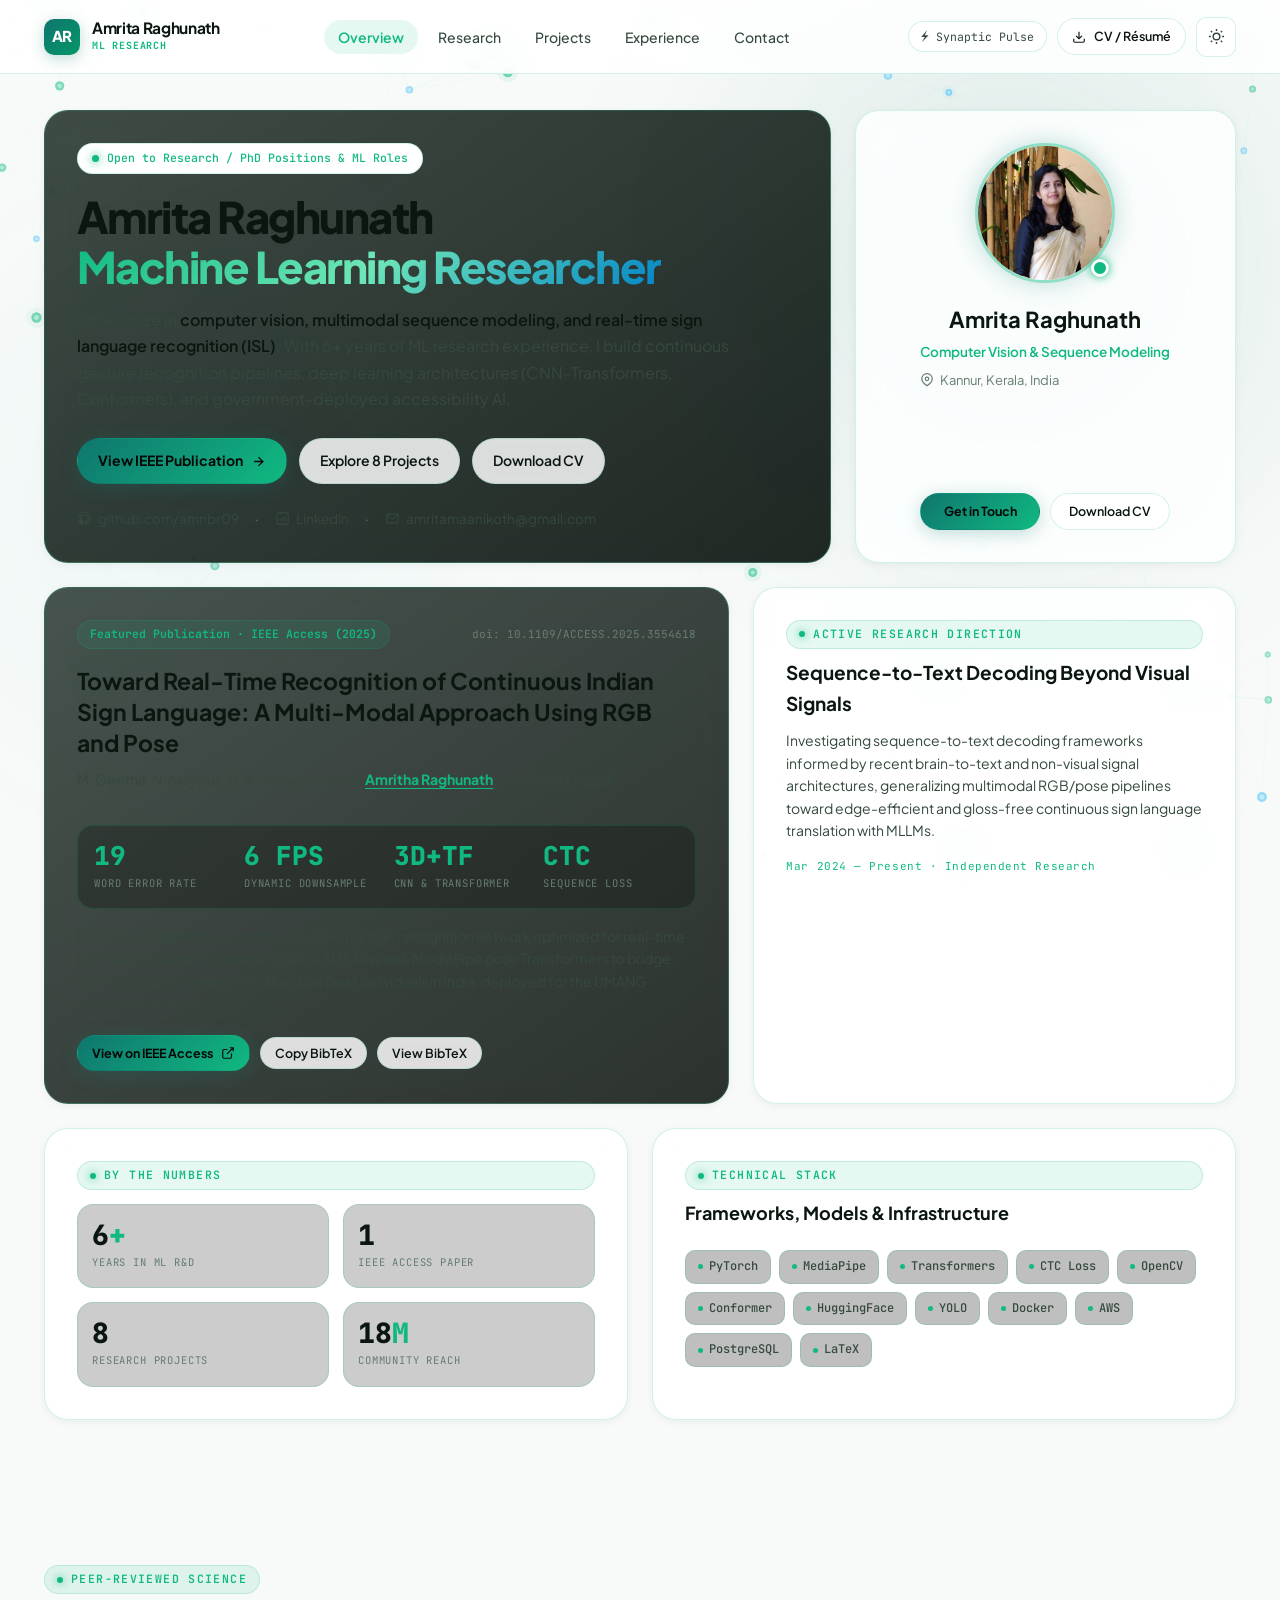
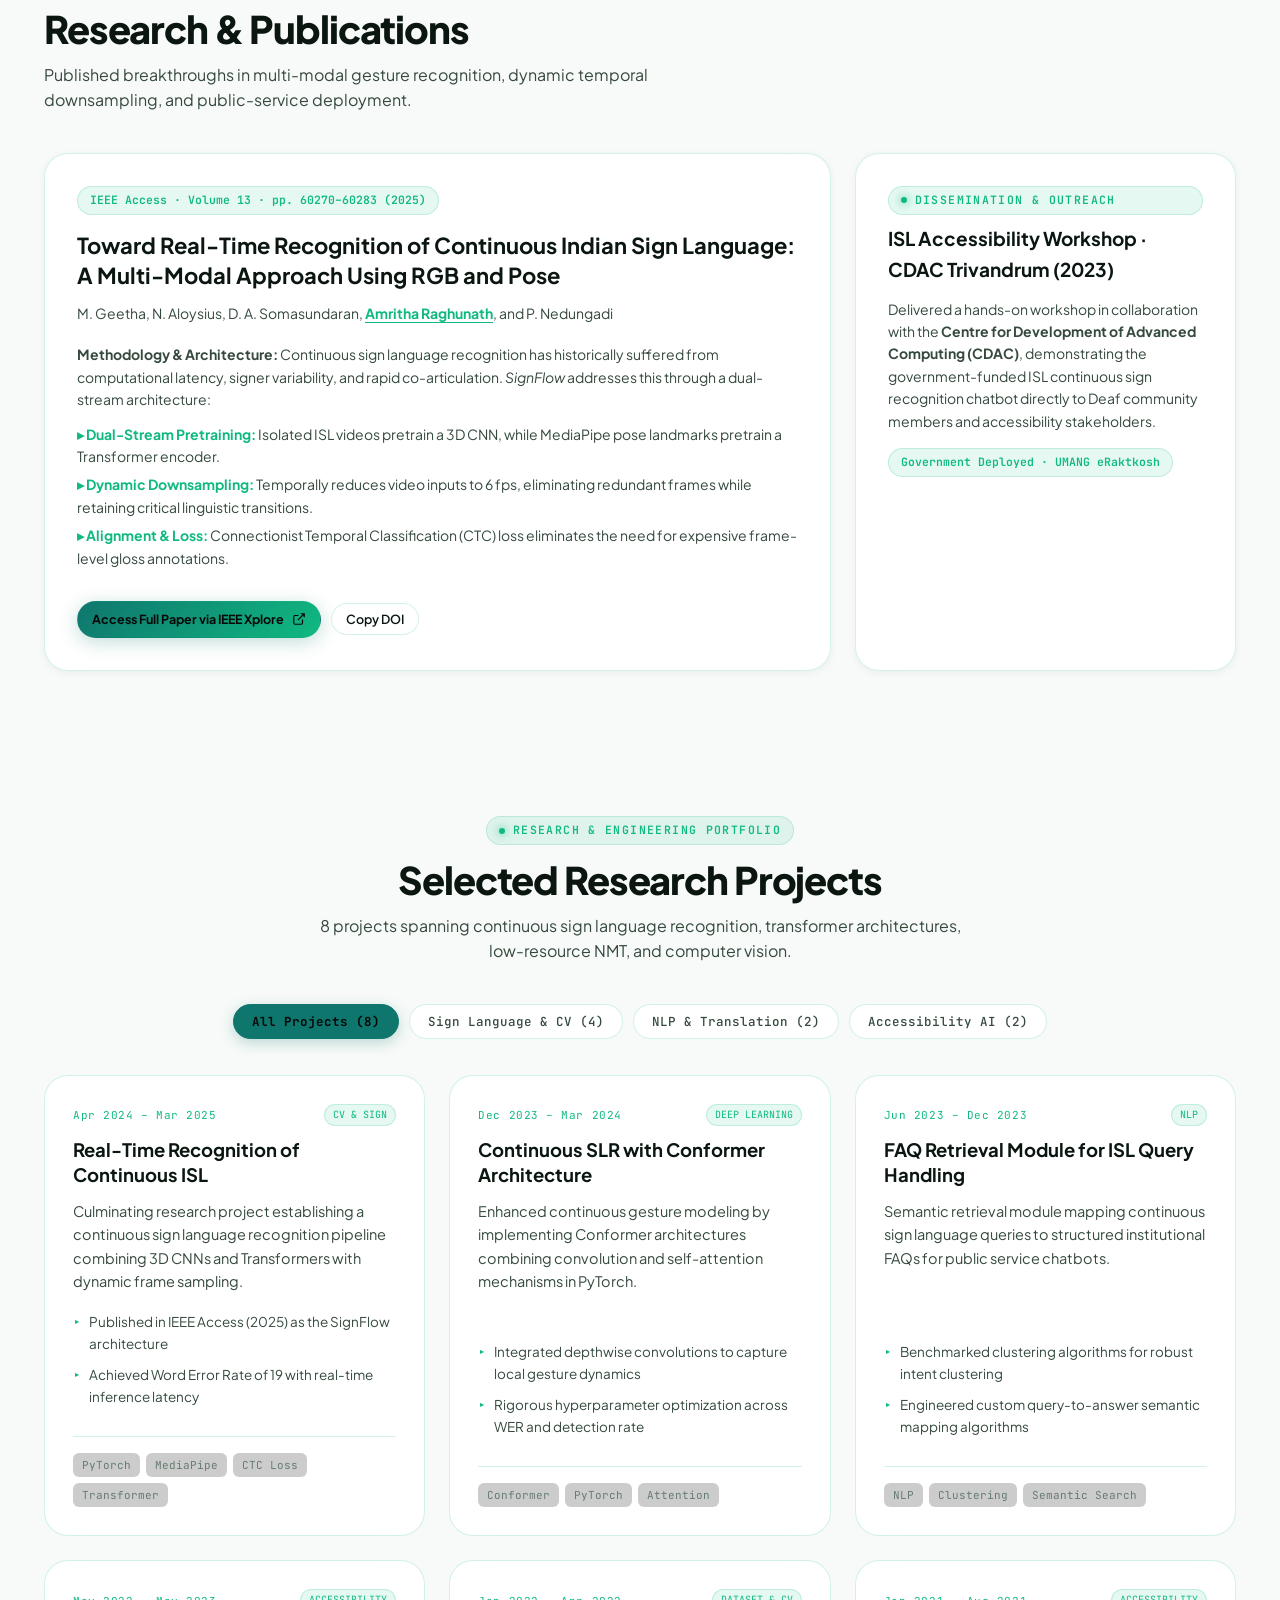
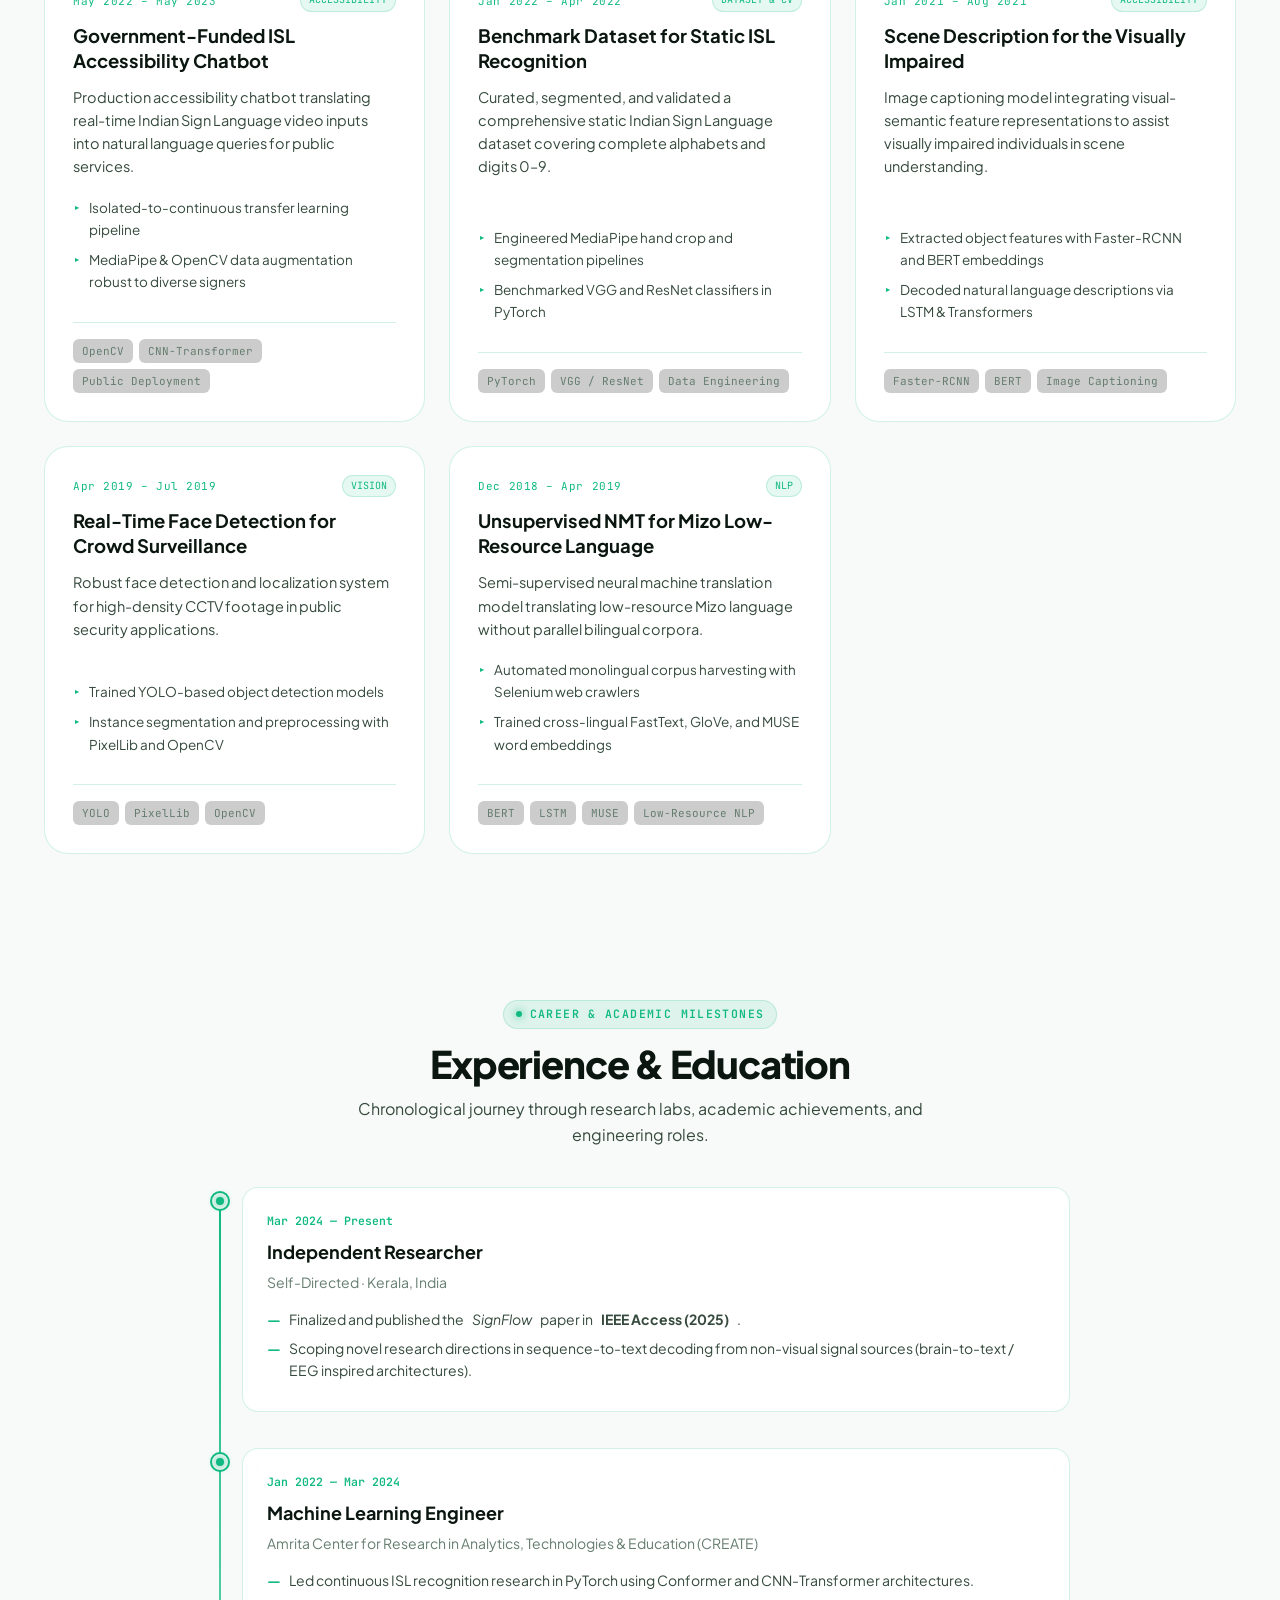
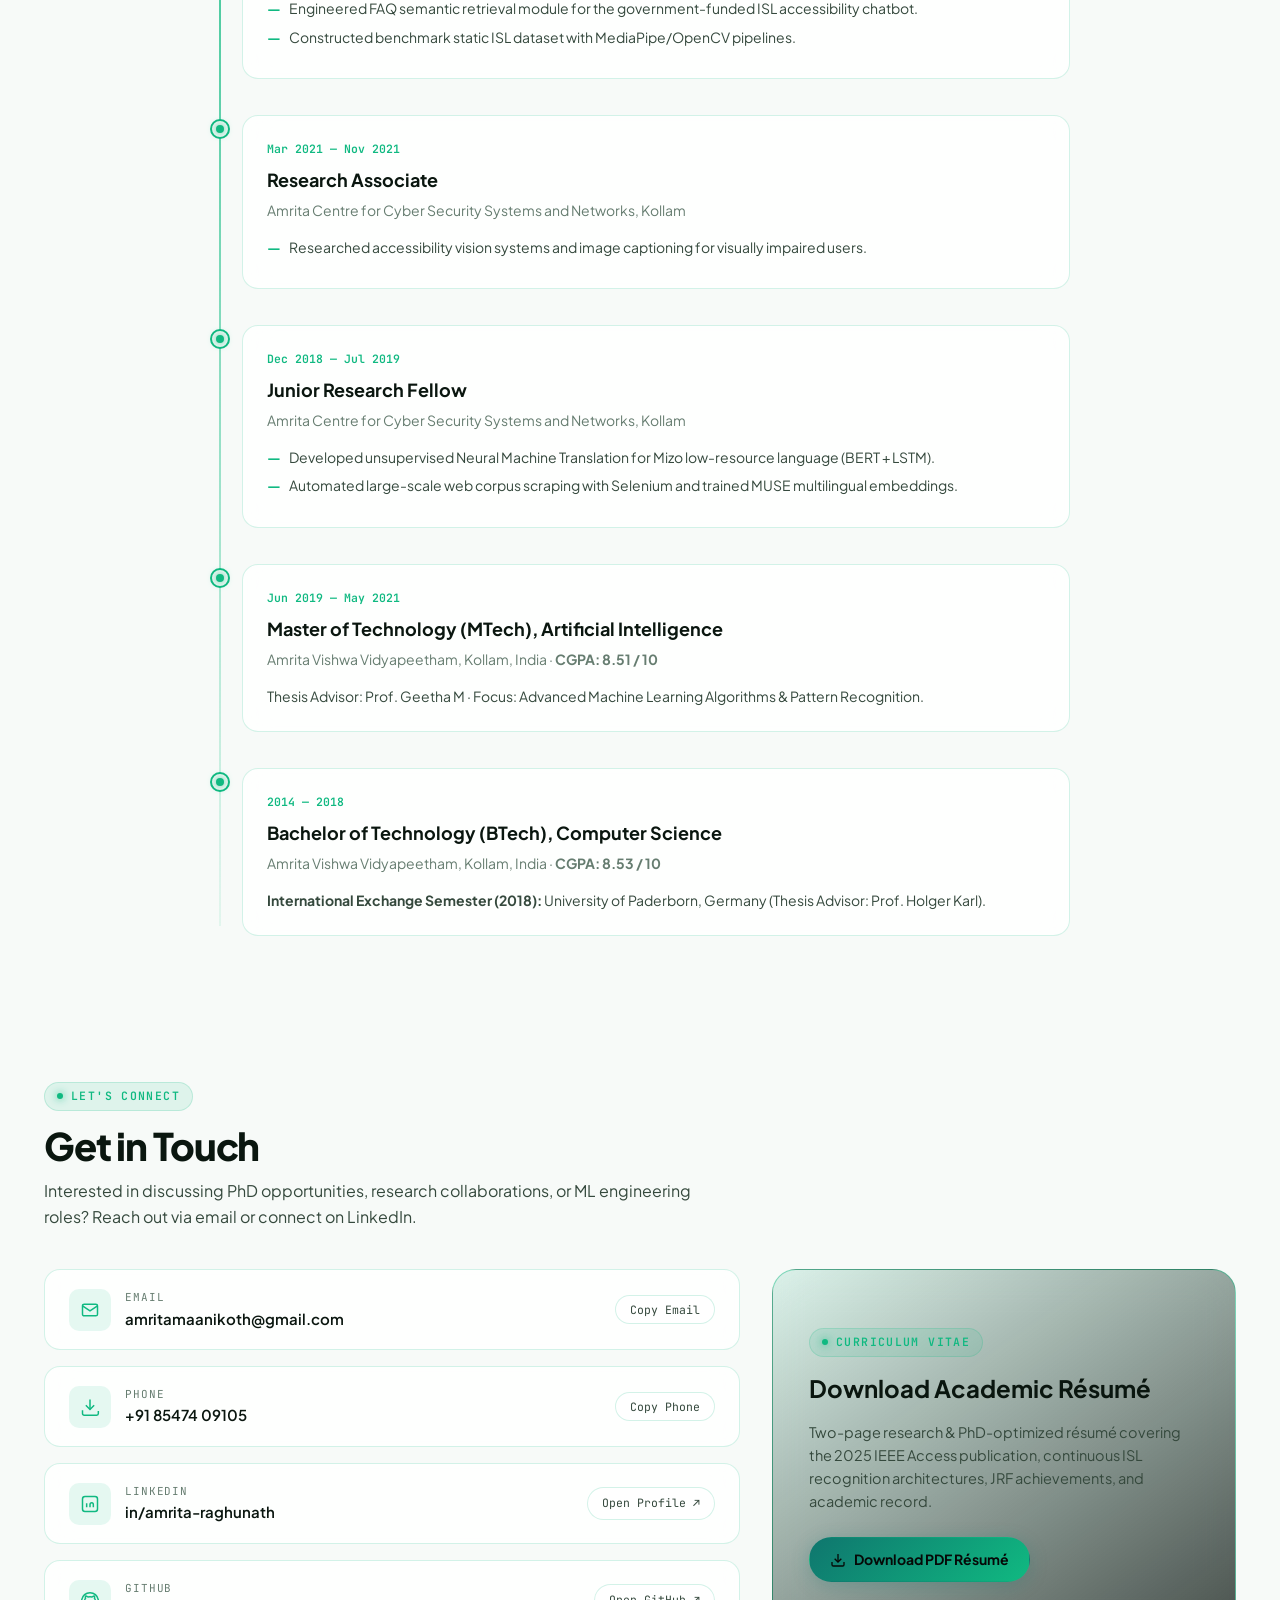
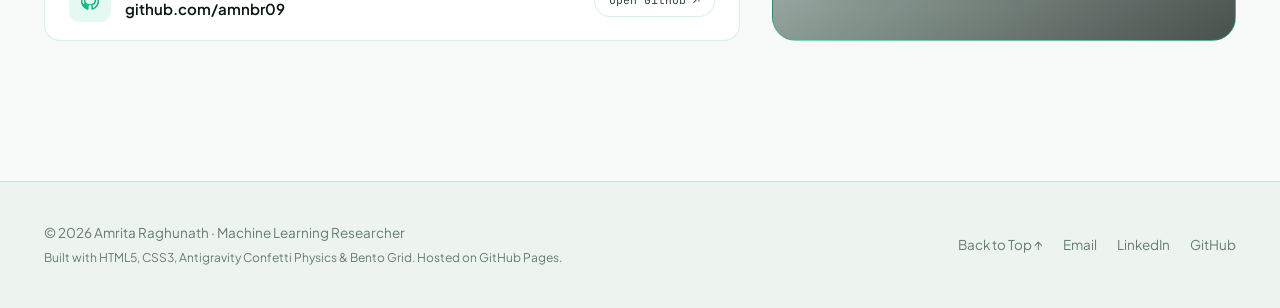
<file: projects.html>
<!DOCTYPE html>
<html lang="en">
<head>
  <meta charset="UTF-8">
  <meta http-equiv="refresh" content="0; url=index.html#projects">
  <title>Redirecting to Projects...</title>
  <script>window.location.href = "index.html#projects";</script>
</head>
<body>
  <p>Redirecting to <a href="index.html#projects">Projects</a>...</p>
</body>
</html>
</file>
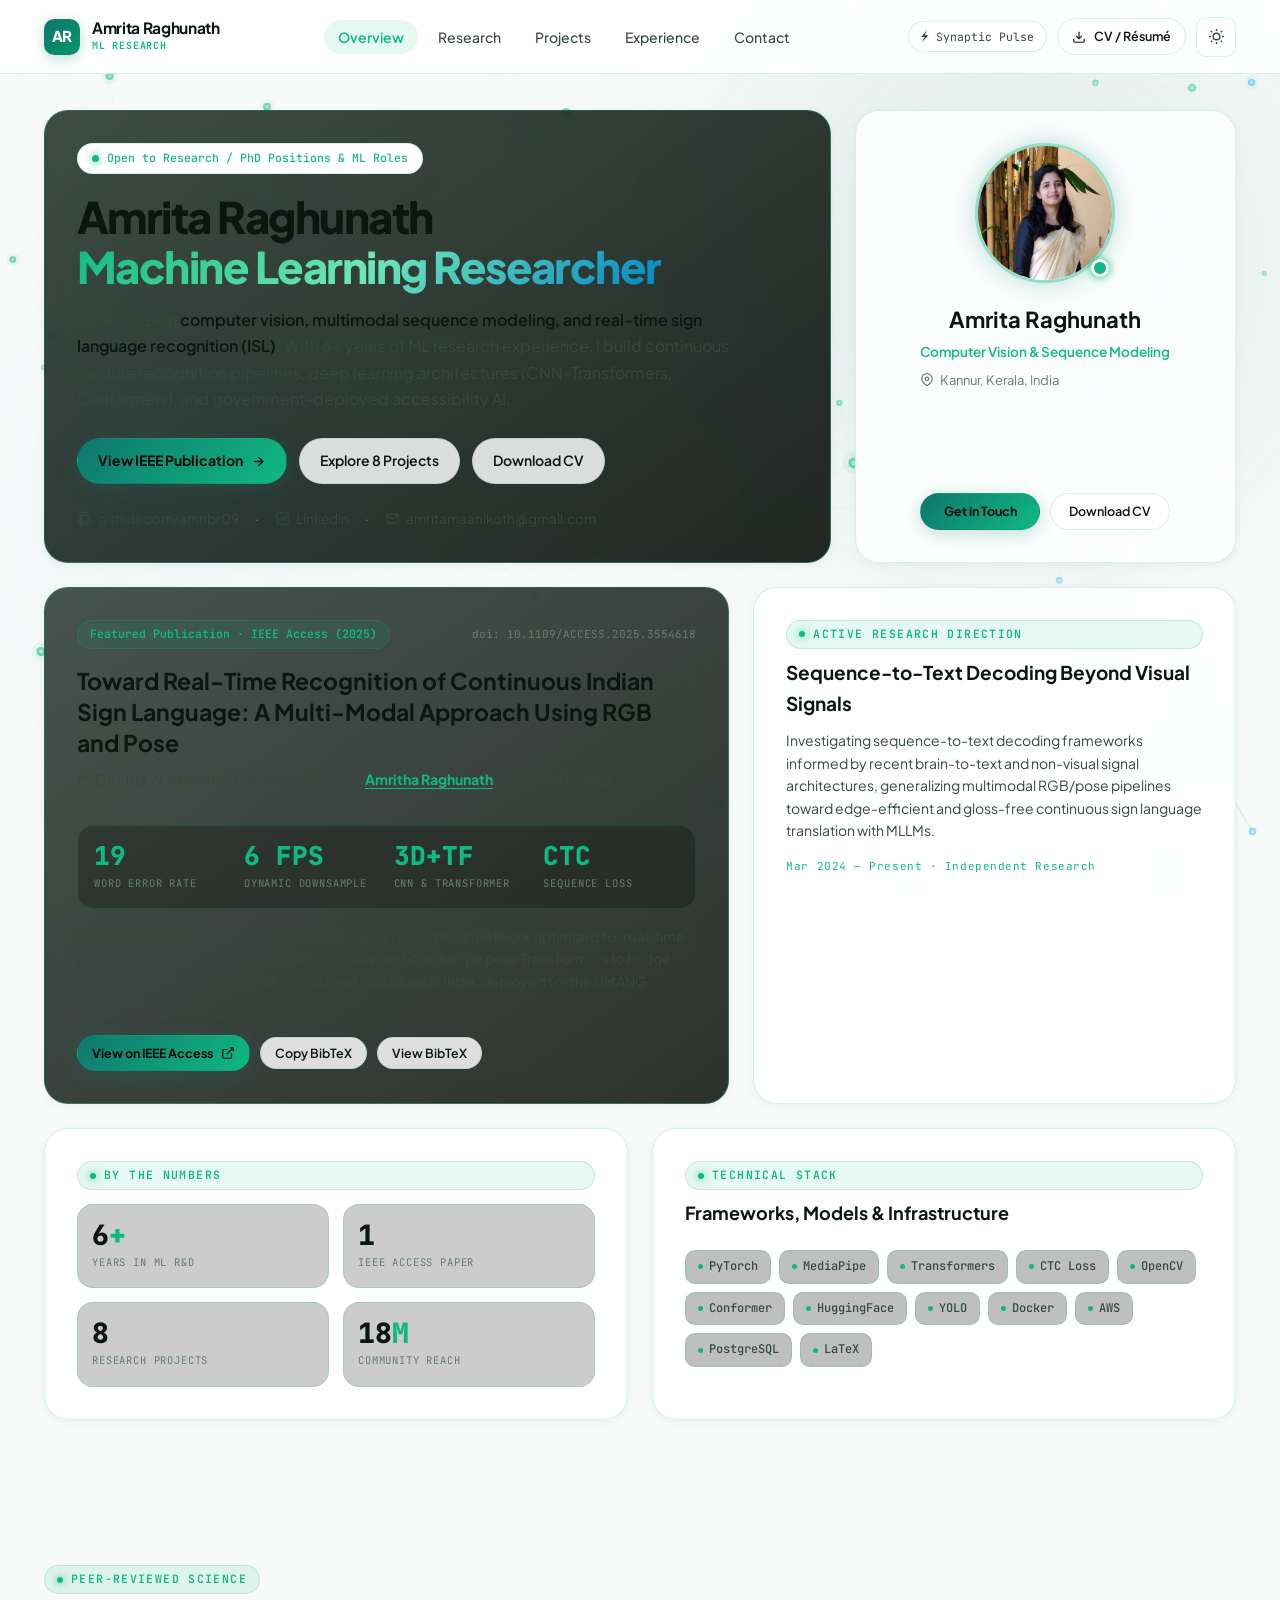
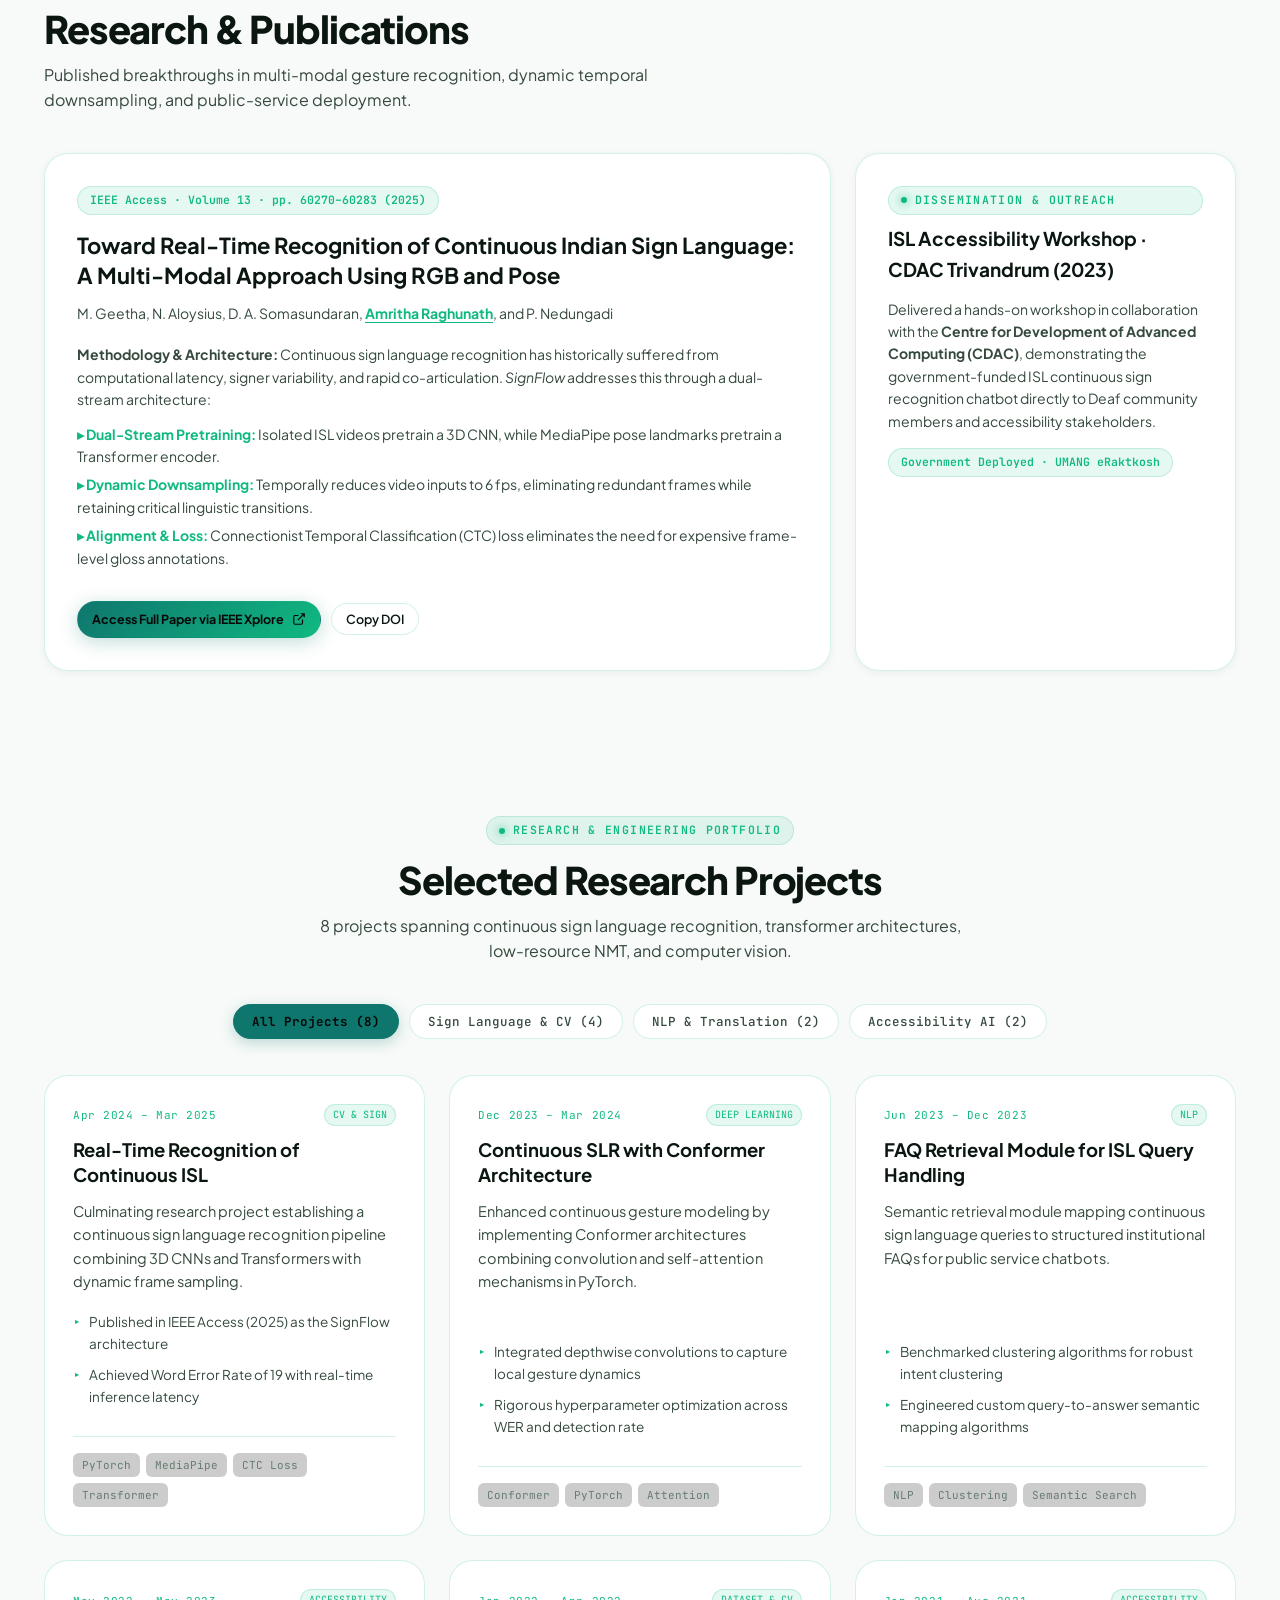
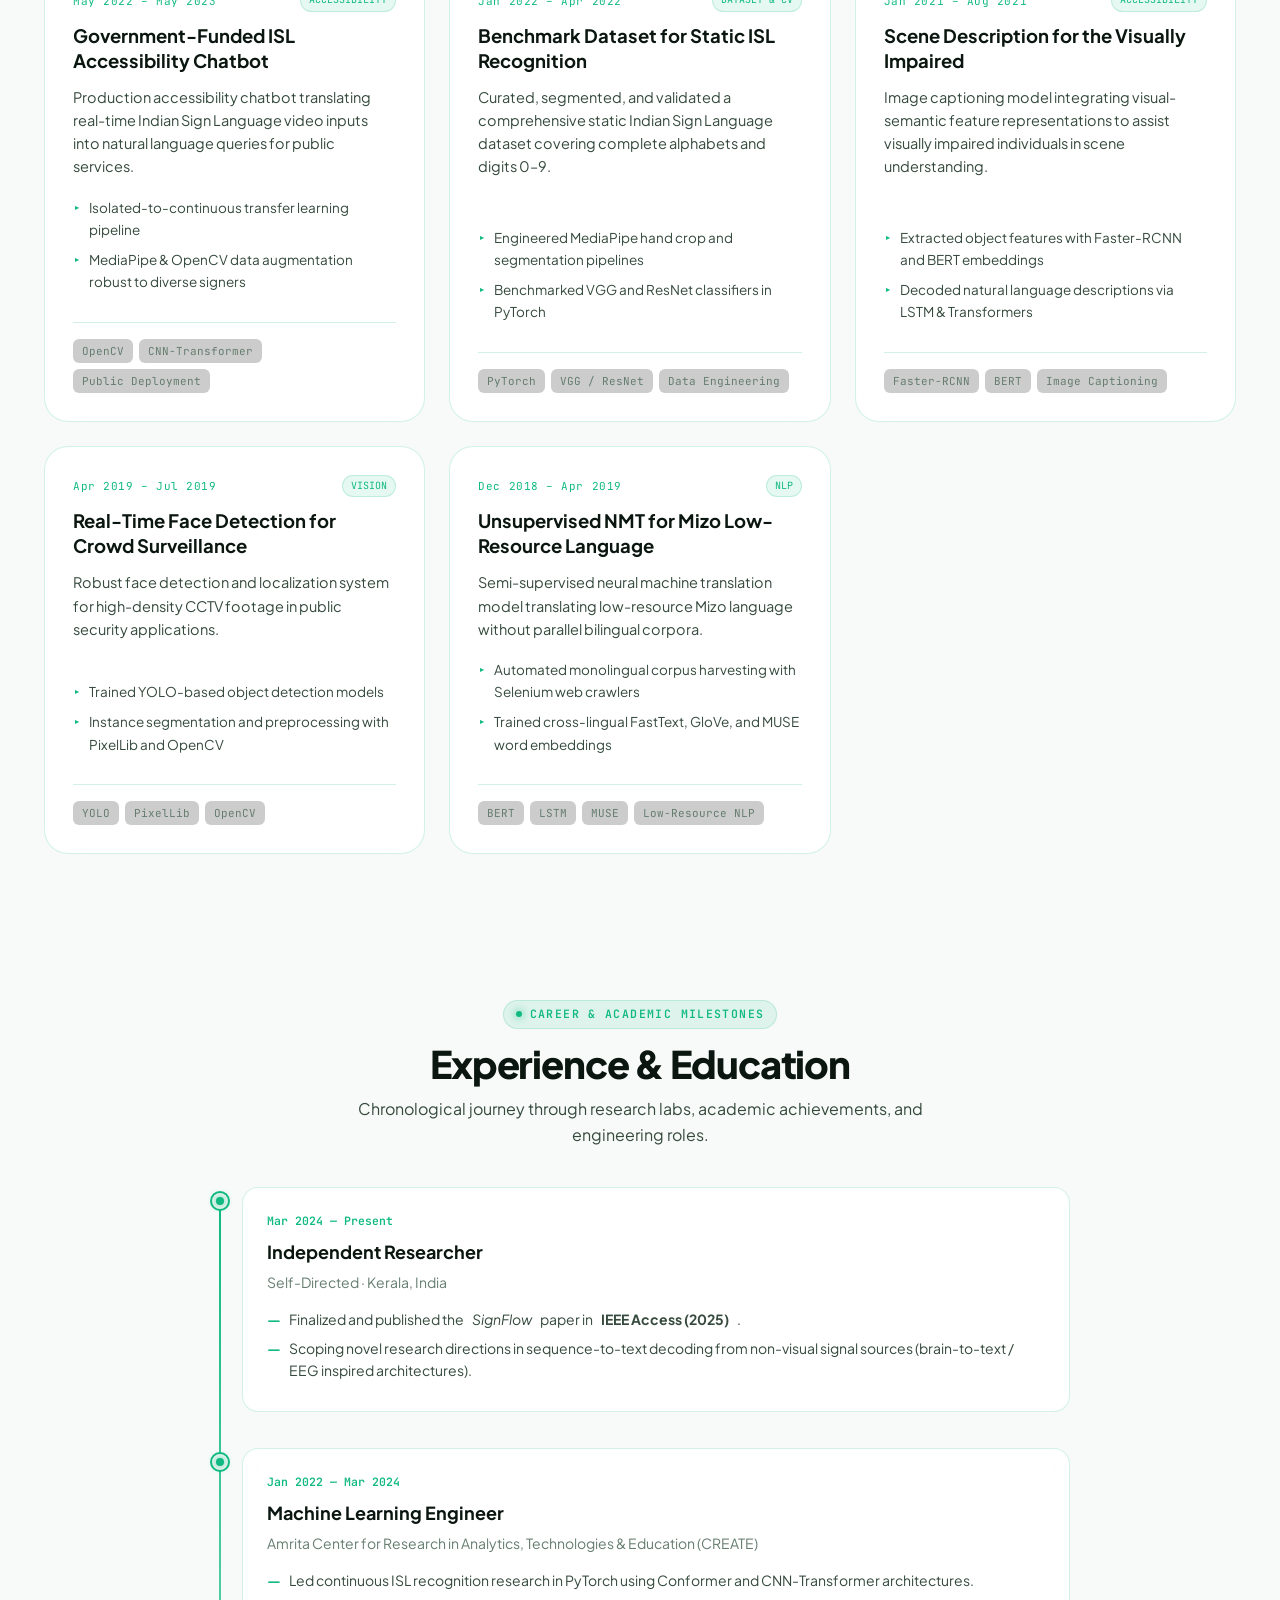
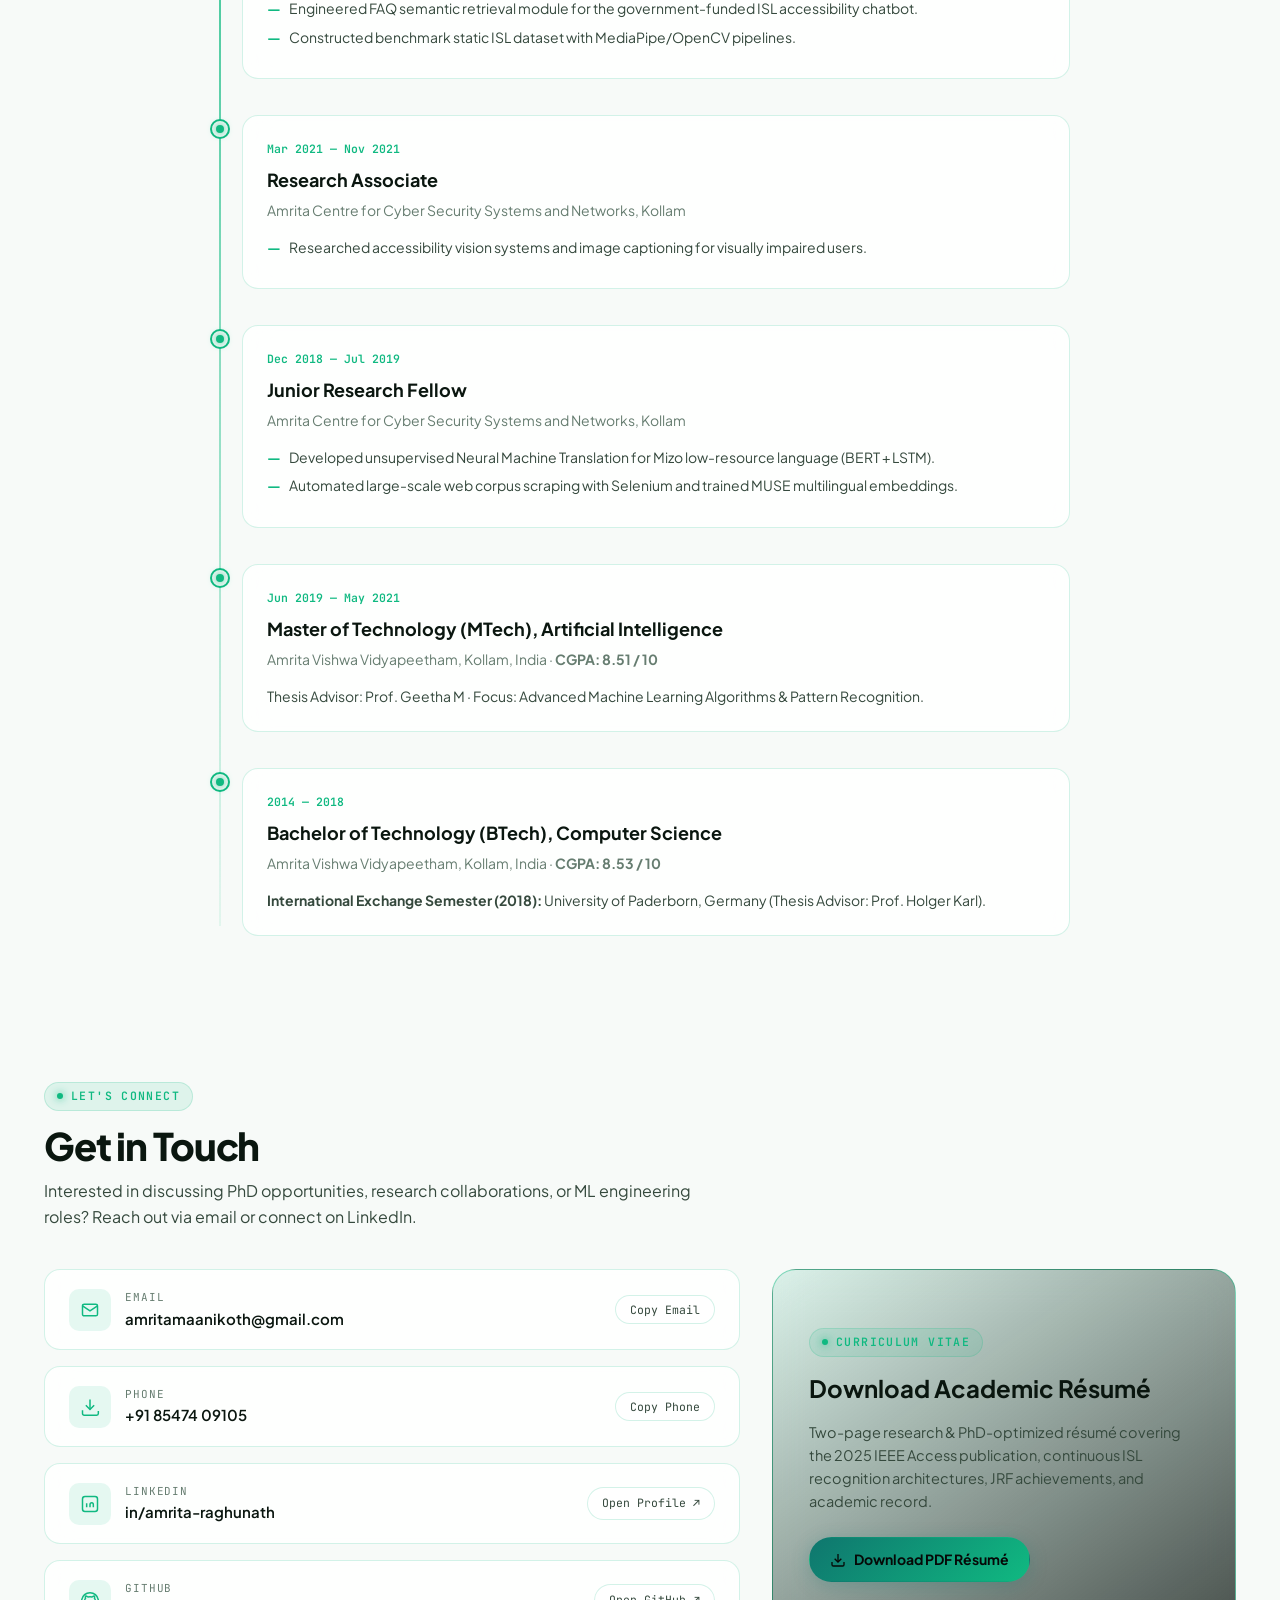
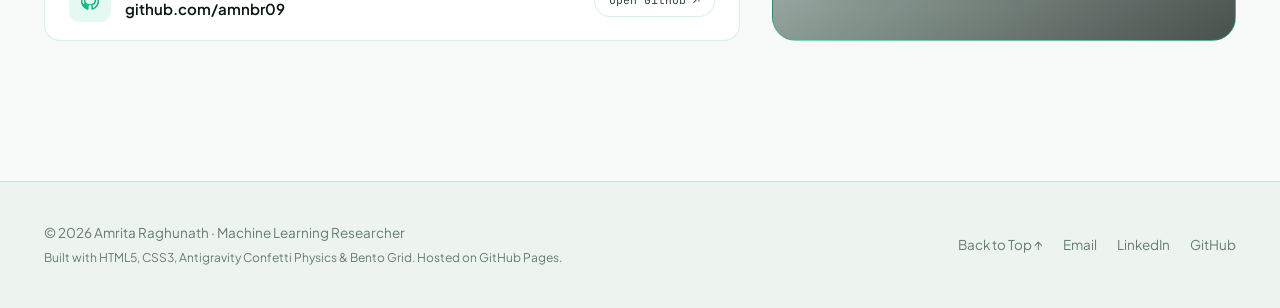
<file: publications.html>
<!DOCTYPE html>
<html lang="en">
<head>
  <meta charset="UTF-8">
  <meta http-equiv="refresh" content="0; url=index.html#research">
  <title>Redirecting to Publications...</title>
  <script>window.location.href = "index.html#research";</script>
</head>
<body>
  <p>Redirecting to <a href="index.html#research">Publications</a>...</p>
</body>
</html>
</file>
<file: styles.css>
/* ==========================================================================
   Amrita Raghunath — Modern Portfolio & Academic CV
   Design System & Stylesheet (Dark & Light Mode, Glassmorphism, Bento Grid)
   ========================================================================== */

@import url('https://fonts.googleapis.com/css2?family=Plus+Jakarta+Sans:ital,wght@0,300;0,400;0,500;0,600;0,700;0,800;1,400;1,600&family=JetBrains+Mono:wght@400;500;600;700&family=Playfair+Display:ital,wght@0,600;1,600&display=swap');

/* --------------------------------------------------------------------------
   Design Tokens & CSS Variables
   -------------------------------------------------------------------------- */
:root {
  /* Default: High-Contrast Dark Mode (Obsidian & Cyber Emerald) */
  --bg-main: #060907;
  --bg-secondary: #0b110e;
  --bg-tertiary: #101914;
  
  --surface-glass: rgba(13, 23, 18, 0.72);
  --surface-glass-hover: rgba(18, 34, 26, 0.88);
  --surface-solid: #101c15;
  --surface-border: rgba(52, 211, 153, 0.14);
  --surface-border-hover: rgba(52, 211, 153, 0.42);
  --surface-border-glow: rgba(52, 211, 153, 0.6);
  
  --text-primary: #F4FAF6;
  --text-secondary: #A3B8AC;
  --text-muted: #697E72;
  
  --accent-primary: #10B981;
  --accent-light: #34D399;
  --accent-glow: rgba(16, 185, 129, 0.35);
  --accent-soft: rgba(16, 185, 129, 0.12);
  --accent-cyan: #38BDF8;
  --accent-amber: #FBBF24;
  --accent-rose: #FB7185;
  --accent-purple: #C084FC;
  
  --font-sans: 'Plus Jakarta Sans', -apple-system, BlinkMacSystemFont, 'Segoe UI', Roboto, sans-serif;
  --font-mono: 'JetBrains Mono', 'IBM Plex Mono', 'Courier New', monospace;
  --font-serif: 'Playfair Display', Georgia, serif;
  
  --radius-xs: 6px;
  --radius-sm: 10px;
  --radius-md: 16px;
  --radius-lg: 24px;
  --radius-full: 9999px;
  
  --shadow-sm: 0 2px 8px rgba(0, 0, 0, 0.3);
  --shadow-md: 0 8px 30px rgba(0, 0, 0, 0.45);
  --shadow-glow: 0 0 35px -5px var(--accent-glow);
  
  --nav-height: 74px;
  --transition-fast: 0.18s cubic-bezier(0.16, 1, 0.3, 1);
  --transition-base: 0.28s cubic-bezier(0.16, 1, 0.3, 1);
  --transition-smooth: 0.45s cubic-bezier(0.16, 1, 0.3, 1);

  color-scheme: dark;
}

[data-theme="light"] {
  --bg-main: #F7FAF8;
  --bg-secondary: #EDF3EF;
  --bg-tertiary: #E1EBE4;
  
  --surface-glass: rgba(255, 255, 255, 0.85);
  --surface-glass-hover: rgba(255, 255, 255, 0.98);
  --surface-solid: #FFFFFF;
  --surface-border: rgba(16, 185, 129, 0.18);
  --surface-border-hover: rgba(16, 185, 129, 0.45);
  --surface-border-glow: rgba(16, 185, 129, 0.6);
  
  --text-primary: #0A160F;
  --text-secondary: #35493D;
  --text-muted: #667D70;
  
  --accent-primary: #0F766E;
  --accent-light: #10B981;
  --accent-glow: rgba(15, 118, 110, 0.25);
  --accent-soft: rgba(16, 185, 129, 0.1);
  --accent-cyan: #0284C7;
  --accent-amber: #D97706;
  --accent-rose: #E11D48;
  --accent-purple: #9333EA;
  
  --shadow-sm: 0 2px 8px rgba(10, 22, 15, 0.05);
  --shadow-md: 0 12px 35px -10px rgba(10, 22, 15, 0.12);
  --shadow-glow: 0 0 25px -5px rgba(16, 185, 129, 0.25);

  color-scheme: light;
}

/* --------------------------------------------------------------------------
   Reset & Global Styles
   -------------------------------------------------------------------------- */
*, *::before, *::after {
  box-sizing: border-box;
  margin: 0;
  padding: 0;
}

html {
  scroll-behavior: smooth;
  scroll-padding-top: calc(var(--nav-height) + 16px);
  -webkit-text-size-adjust: 100%;
}

body {
  background-color: var(--bg-main);
  color: var(--text-primary);
  font-family: var(--font-sans);
  font-size: 15.5px;
  line-height: 1.65;
  overflow-x: hidden;
  position: relative;
  min-height: 100vh;
  -webkit-font-smoothing: antialiased;
  -moz-osx-font-smoothing: grayscale;
  transition: background-color var(--transition-smooth), color var(--transition-smooth);
}

::selection {
  background: var(--accent-light);
  color: #060907;
}

a {
  color: inherit;
  text-decoration: none;
  transition: color var(--transition-fast);
}

img {
  max-width: 100%;
  height: auto;
  display: block;
}

button, input {
  font-family: inherit;
  color: inherit;
}

/* --------------------------------------------------------------------------
   Background Ambient Mesh & Interactive Confetti Canvas Layer
   -------------------------------------------------------------------------- */
.bg-ambient-layer {
  position: fixed;
  top: 0;
  left: 0;
  width: 100vw;
  height: 100vh;
  pointer-events: none;
  z-index: -2;
  overflow: hidden;
}

.bg-ambient-mesh {
  position: absolute;
  top: -15%;
  right: -10%;
  width: 800px;
  height: 800px;
  background: radial-gradient(circle, var(--accent-glow) 0%, rgba(16, 185, 129, 0) 70%);
  filter: blur(80px);
  opacity: 0.55;
  animation: floatAmbient 20s ease-in-out infinite alternate;
}

.bg-ambient-mesh-2 {
  position: absolute;
  bottom: 5%;
  left: -12%;
  width: 700px;
  height: 700px;
  background: radial-gradient(circle, rgba(56, 189, 248, 0.12) 0%, rgba(56, 189, 248, 0) 70%);
  filter: blur(90px);
  opacity: 0.45;
  animation: floatAmbient 24s ease-in-out infinite alternate-reverse;
}

@keyframes floatAmbient {
  0% { transform: translate(0, 0) scale(1); }
  50% { transform: translate(-30px, 25px) scale(1.06); }
  100% { transform: translate(25px, -20px) scale(0.95); }
}

/* Full-Screen Interactive Neural Network Canvas */
.neural-canvas-container,
.confetti-canvas-container {
  position: fixed;
  top: 0;
  left: 0;
  width: 100vw;
  height: 100vh;
  pointer-events: none;
  z-index: 0;
}

#neural-canvas,
#confetti-canvas {
  width: 100%;
  height: 100%;
  display: block;
}

/* --------------------------------------------------------------------------
   Layout Containers & Wrappers
   -------------------------------------------------------------------------- */
.container {
  max-width: 1240px;
  margin: 0 auto;
  padding: 0 24px;
  position: relative;
  z-index: 1;
}

.section {
  padding: 64px 0 80px;
  position: relative;
}

.section-top-overview {
  padding-top: 36px;
}

.section-head {
  margin-bottom: 40px;
}

.section-head.center {
  text-align: center;
}

.section-tag {
  display: inline-flex;
  align-items: center;
  gap: 8px;
  font-family: var(--font-mono);
  font-size: 11.5px;
  letter-spacing: 0.12em;
  text-transform: uppercase;
  color: var(--accent-light);
  font-weight: 600;
  margin-bottom: 12px;
  background: var(--accent-soft);
  padding: 4px 12px;
  border-radius: var(--radius-full);
  border: 1px solid var(--surface-border);
}

.section-tag::before {
  content: '';
  width: 6px;
  height: 6px;
  border-radius: 50%;
  background-color: var(--accent-light);
  box-shadow: 0 0 8px var(--accent-light);
}

.section-title {
  font-size: clamp(26px, 3.8vw, 38px);
  font-weight: 800;
  letter-spacing: -0.03em;
  line-height: 1.2;
  color: var(--text-primary);
}

.section-desc {
  font-size: 16px;
  color: var(--text-secondary);
  max-width: 650px;
  margin-top: 10px;
  line-height: 1.6;
}

.section-head.center .section-desc {
  margin-left: auto;
  margin-right: auto;
}

/* --------------------------------------------------------------------------
   Navigation Bar (Sticky Glassmorphism)
   -------------------------------------------------------------------------- */
.site-header {
  position: sticky;
  top: 0;
  left: 0;
  width: 100%;
  height: var(--nav-height);
  z-index: 100;
  backdrop-filter: blur(18px) saturate(180%);
  -webkit-backdrop-filter: blur(18px) saturate(180%);
  background: var(--surface-glass);
  border-bottom: 1px solid var(--surface-border);
  transition: all var(--transition-base);
}

.site-header.scrolled {
  box-shadow: var(--shadow-md);
  border-bottom-color: var(--surface-border-hover);
}

.header-inner {
  display: flex;
  align-items: center;
  justify-content: space-between;
  height: 100%;
  gap: 20px;
}

.brand-logo {
  display: flex;
  align-items: center;
  gap: 12px;
  font-weight: 700;
  font-size: 17px;
  letter-spacing: -0.02em;
  color: var(--text-primary);
}

.logo-badge {
  width: 36px;
  height: 36px;
  border-radius: var(--radius-sm);
  background: linear-gradient(135deg, var(--accent-primary), #059669);
  display: grid;
  place-items: center;
  color: #FFFFFF;
  font-weight: 800;
  font-size: 15px;
  box-shadow: 0 4px 14px var(--accent-glow);
  transition: transform var(--transition-fast);
}

.brand-logo:hover .logo-badge {
  transform: scale(1.06) rotate(3deg);
}

.brand-title {
  display: flex;
  flex-direction: column;
}

.brand-name {
  font-size: 15.5px;
  font-weight: 700;
  line-height: 1.2;
}

.brand-sub {
  font-family: var(--font-mono);
  font-size: 10px;
  color: var(--accent-light);
  letter-spacing: 0.08em;
  text-transform: uppercase;
}

.nav-menu {
  display: flex;
  align-items: center;
  gap: 6px;
  list-style: none;
}

.nav-link {
  font-size: 14px;
  font-weight: 500;
  color: var(--text-secondary);
  padding: 8px 14px;
  border-radius: var(--radius-full);
  transition: all var(--transition-fast);
}

.nav-link:hover {
  color: var(--text-primary);
  background: var(--accent-soft);
}

.nav-link.active {
  color: var(--accent-light);
  background: var(--accent-soft);
  font-weight: 600;
}

.header-actions {
  display: flex;
  align-items: center;
  gap: 10px;
}

/* --------------------------------------------------------------------------
   Buttons & Micro-interactions
   -------------------------------------------------------------------------- */
.btn {
  display: inline-flex;
  align-items: center;
  justify-content: center;
  gap: 8px;
  font-weight: 600;
  font-size: 14px;
  padding: 10px 20px;
  border-radius: var(--radius-full);
  cursor: pointer;
  border: 1px solid transparent;
  transition: all var(--transition-fast);
  white-space: nowrap;
  user-select: none;
}

.btn:active {
  transform: scale(0.98);
}

.btn-primary {
  background: linear-gradient(135deg, var(--accent-primary), var(--accent-light));
  color: #060907;
  font-weight: 700;
  box-shadow: 0 4px 18px var(--accent-glow);
}

.btn-primary:hover {
  box-shadow: 0 6px 24px var(--accent-glow);
  transform: translateY(-2px);
  filter: brightness(1.06);
}

.btn-secondary {
  background: var(--surface-glass);
  color: var(--text-primary);
  border-color: var(--surface-border);
  backdrop-filter: blur(12px);
}

.btn-secondary:hover {
  background: var(--surface-glass-hover);
  border-color: var(--surface-border-hover);
  color: var(--accent-light);
  transform: translateY(-2px);
}

.btn-sm {
  padding: 7px 14px;
  font-size: 12.5px;
}

.btn-icon {
  width: 40px;
  height: 40px;
  padding: 0;
  border-radius: var(--radius-sm);
  background: var(--surface-glass);
  border: 1px solid var(--surface-border);
  display: grid;
  place-items: center;
  color: var(--text-secondary);
  cursor: pointer;
  transition: all var(--transition-fast);
}

.btn-icon:hover {
  color: var(--accent-light);
  border-color: var(--surface-border-hover);
  background: var(--surface-glass-hover);
  transform: translateY(-2px);
}

.btn-icon svg {
  width: 19px;
  height: 19px;
}

/* Dark / Light Toggle */
.theme-toggle .icon-sun { display: none; }
.theme-toggle .icon-moon { display: block; }
[data-theme="light"] .theme-toggle .icon-sun { display: block; }
[data-theme="light"] .theme-toggle .icon-moon { display: none; }

/* Neural Pulse Trigger Button */
.neural-pulse-btn,
.confetti-burst-btn {
  display: inline-flex;
  align-items: center;
  gap: 7px;
  font-family: var(--font-mono);
  font-size: 11.5px;
  padding: 6px 12px;
  border-radius: var(--radius-full);
  background: var(--surface-glass);
  border: 1px solid var(--surface-border);
  color: var(--text-secondary);
  cursor: pointer;
  transition: all var(--transition-fast);
}

.neural-pulse-btn:hover,
.confetti-burst-btn:hover {
  border-color: var(--accent-light);
  color: var(--accent-light);
  background: var(--accent-soft);
  box-shadow: 0 0 14px var(--accent-glow);
}

.neural-pulse-btn .pulse-icon {
  font-size: 13px;
  animation: pulseGlow 2s infinite ease-in-out;
}

@keyframes pulseGlow {
  0%, 100% { transform: scale(1); opacity: 1; }
  50% { transform: scale(1.3); opacity: 0.7; }
}

/* Mobile Nav Toggle */
.nav-toggle-btn {
  display: none;
  flex-direction: column;
  justify-content: center;
  gap: 5px;
  width: 40px;
  height: 40px;
  padding: 9px;
  border-radius: var(--radius-sm);
  background: var(--surface-glass);
  border: 1px solid var(--surface-border);
  cursor: pointer;
}

.nav-toggle-btn span {
  display: block;
  height: 2px;
  width: 100%;
  background: var(--text-primary);
  border-radius: 2px;
  transition: transform var(--transition-base), opacity var(--transition-base);
}

/* --------------------------------------------------------------------------
   Bento Grid Layout System
   -------------------------------------------------------------------------- */
.bento-grid {
  display: grid;
  grid-template-columns: repeat(12, 1fr);
  gap: 24px;
}

.bento-card {
  position: relative;
  background: var(--surface-glass);
  border: 1px solid var(--surface-border);
  border-radius: var(--radius-lg);
  padding: 32px;
  backdrop-filter: blur(18px) saturate(180%);
  -webkit-backdrop-filter: blur(18px) saturate(180%);
  box-shadow: var(--shadow-sm);
  overflow: hidden;
  transition: all var(--transition-base);
  display: flex;
  flex-direction: column;
}

/* Dynamic Spotlight Glow on Bento Cards */
.bento-card::before {
  content: '';
  position: absolute;
  top: 0;
  left: 0;
  right: 0;
  bottom: 0;
  background: radial-gradient(500px circle at var(--mouse-x, 50%) var(--mouse-y, 50%), rgba(52, 211, 153, 0.12), transparent 70%);
  opacity: 0;
  pointer-events: none;
  transition: opacity 0.4s ease;
  z-index: 1;
}

.bento-card:hover {
  border-color: var(--surface-border-hover);
  transform: translateY(-4px);
  box-shadow: var(--shadow-md);
}

.bento-card:hover::before {
  opacity: 1;
}

.bento-card-content {
  position: relative;
  z-index: 2;
  height: 100%;
  display: flex;
  flex-direction: column;
}

/* Bento Span Modifiers */
.span-12 { grid-column: span 12; }
.span-8 { grid-column: span 8; }
.span-7 { grid-column: span 7; }
.span-6 { grid-column: span 6; }
.span-5 { grid-column: span 5; }
.span-4 { grid-column: span 4; }
.span-3 { grid-column: span 3; }

/* --------------------------------------------------------------------------
   Special Bento Card Variants
   -------------------------------------------------------------------------- */

/* 1. Hero Intro Bento Card (Starts directly at top) */
.card-intro-hero {
  background: linear-gradient(145deg, rgba(16, 32, 24, 0.8), rgba(8, 16, 12, 0.9));
  border-color: rgba(52, 211, 153, 0.28);
}

.status-badge {
  display: inline-flex;
  align-items: center;
  gap: 8px;
  font-family: var(--font-mono);
  font-size: 11.5px;
  font-weight: 500;
  color: var(--accent-light);
  background: var(--surface-solid);
  padding: 5px 14px;
  border-radius: var(--radius-full);
  border: 1px solid var(--surface-border);
  margin-bottom: 18px;
  width: fit-content;
}

.status-badge .live-dot {
  width: 7px;
  height: 7px;
  border-radius: 50%;
  background: #10B981;
  box-shadow: 0 0 10px #10B981;
  animation: pulseDot 2s infinite ease-in-out;
}

@keyframes pulseDot {
  0%, 100% { transform: scale(1); opacity: 1; }
  50% { transform: scale(1.4); opacity: 0.6; }
}

.hero-main-title {
  font-size: clamp(28px, 3.4vw, 44px);
  font-weight: 800;
  line-height: 1.16;
  letter-spacing: -0.035em;
  color: var(--text-primary);
  margin-bottom: 14px;
}

.hero-main-title .gradient-text {
  background: linear-gradient(135deg, var(--accent-light) 0%, #6EE7B7 50%, var(--accent-cyan) 100%);
  -webkit-background-clip: text;
  -webkit-text-fill-color: transparent;
}

.hero-lead-text {
  font-size: 16px;
  color: var(--text-secondary);
  line-height: 1.65;
  margin-bottom: 26px;
  max-width: 680px;
}

.hero-lead-text strong {
  color: var(--text-primary);
  font-weight: 600;
}

.hero-actions-row {
  display: flex;
  align-items: center;
  gap: 12px;
  flex-wrap: wrap;
  margin-bottom: 24px;
}

.hero-social-links {
  display: flex;
  align-items: center;
  gap: 16px;
  font-size: 13.5px;
  color: var(--text-muted);
  flex-wrap: wrap;
}

.hero-social-links a {
  display: inline-flex;
  align-items: center;
  gap: 6px;
  color: var(--text-secondary);
  transition: color var(--transition-fast);
}

.hero-social-links a:hover {
  color: var(--accent-light);
}

.hero-social-links a svg {
  width: 15px;
  height: 15px;
}

/* 2. Profile Bento Card */
.card-profile {
  text-align: center;
  align-items: center;
  justify-content: center;
}

.profile-avatar-wrapper {
  position: relative;
  width: 140px;
  height: 140px;
  margin: 0 auto 18px;
}

.profile-avatar-img {
  width: 100%;
  height: 100%;
  object-fit: cover;
  border-radius: 50%;
  border: 3px solid var(--surface-border-hover);
  box-shadow: 0 0 25px var(--accent-glow);
}

.profile-status-ring {
  position: absolute;
  bottom: 6px;
  right: 6px;
  width: 18px;
  height: 18px;
  border-radius: 50%;
  background: #10B981;
  border: 3px solid var(--bg-main);
  box-shadow: 0 0 10px #10B981;
}

.profile-name {
  font-size: 22px;
  font-weight: 700;
  color: var(--text-primary);
  margin-bottom: 4px;
}

.profile-role {
  font-size: 13.5px;
  color: var(--accent-light);
  font-weight: 600;
  margin-bottom: 6px;
}

.profile-loc {
  display: inline-flex;
  align-items: center;
  gap: 6px;
  font-size: 13px;
  color: var(--text-muted);
  margin-bottom: 18px;
}

.profile-loc svg {
  width: 14px;
  height: 14px;
}

/* 3. Featured Publication Card */
.card-featured-pub {
  background: linear-gradient(145deg, rgba(13, 27, 20, 0.75), rgba(8, 15, 11, 0.85));
  border-color: rgba(52, 211, 153, 0.25);
}

.pub-tag-row {
  display: flex;
  align-items: center;
  justify-content: space-between;
  gap: 12px;
  margin-bottom: 16px;
  flex-wrap: wrap;
}

.pub-journal-badge {
  font-family: var(--font-mono);
  font-size: 11.5px;
  font-weight: 600;
  color: var(--accent-light);
  background: var(--accent-soft);
  padding: 4px 12px;
  border-radius: var(--radius-full);
  border: 1px solid var(--surface-border);
}

.pub-doi {
  font-family: var(--font-mono);
  font-size: 11px;
  color: var(--text-muted);
}

.pub-title {
  font-size: clamp(19px, 2.1vw, 23px);
  font-weight: 700;
  line-height: 1.35;
  color: var(--text-primary);
  margin-bottom: 10px;
}

.pub-authors {
  font-size: 14px;
  color: var(--text-secondary);
  margin-bottom: 18px;
}

.pub-authors strong {
  color: var(--accent-light);
  text-decoration: underline;
  text-underline-offset: 3px;
}

.metrics-strip {
  display: grid;
  grid-template-columns: repeat(auto-fit, minmax(130px, 1fr));
  gap: 14px;
  margin: 16px 0;
  background: rgba(0, 0, 0, 0.25);
  border: 1px solid var(--surface-border);
  border-radius: var(--radius-md);
  padding: 16px;
}

.metric-item {
  display: flex;
  flex-direction: column;
}

.metric-value {
  font-size: 26px;
  font-weight: 800;
  font-family: var(--font-mono);
  color: var(--accent-light);
  line-height: 1.1;
}

.metric-label {
  font-family: var(--font-mono);
  font-size: 10.5px;
  letter-spacing: 0.08em;
  text-transform: uppercase;
  color: var(--text-muted);
  margin-top: 4px;
}

.pub-abstract {
  font-size: 14px;
  color: var(--text-secondary);
  line-height: 1.6;
  margin-bottom: 20px;
}

.pub-actions-row {
  display: flex;
  align-items: center;
  gap: 10px;
  margin-top: auto;
  flex-wrap: wrap;
}

/* 4. Stat Numbers Card */
.stats-grid {
  display: grid;
  grid-template-columns: 1fr 1fr;
  gap: 14px;
  height: 100%;
}

.stat-box {
  background: rgba(0, 0, 0, 0.2);
  border: 1px solid var(--surface-border);
  border-radius: var(--radius-md);
  padding: 16px 14px;
  display: flex;
  flex-direction: column;
  justify-content: center;
  transition: transform var(--transition-fast), border-color var(--transition-fast);
}

.stat-box:hover {
  transform: translateY(-2px);
  border-color: var(--surface-border-hover);
}

.stat-num {
  font-family: var(--font-mono);
  font-size: 28px;
  font-weight: 800;
  color: var(--text-primary);
  line-height: 1;
}

.stat-num span {
  color: var(--accent-light);
}

.stat-lbl {
  font-family: var(--font-mono);
  font-size: 10.5px;
  text-transform: uppercase;
  letter-spacing: 0.08em;
  color: var(--text-muted);
  margin-top: 5px;
}

/* 5. Tech Stack Badges Card */
.tech-pill-container {
  display: flex;
  flex-wrap: wrap;
  gap: 8px;
  margin-top: 12px;
}

.tech-pill {
  display: inline-flex;
  align-items: center;
  gap: 6px;
  font-family: var(--font-mono);
  font-size: 12px;
  font-weight: 500;
  padding: 6px 12px;
  border-radius: var(--radius-sm);
  background: rgba(0, 0, 0, 0.25);
  border: 1px solid var(--surface-border);
  color: var(--text-secondary);
  transition: all var(--transition-fast);
}

.tech-pill:hover {
  border-color: var(--accent-light);
  color: var(--text-primary);
  background: var(--accent-soft);
  transform: translateY(-1px);
}

.tech-pill .dot {
  width: 5px;
  height: 5px;
  border-radius: 50%;
  background: var(--accent-light);
}

/* --------------------------------------------------------------------------
   Projects Section & Filter Controls
   -------------------------------------------------------------------------- */
.project-filters {
  display: flex;
  align-items: center;
  justify-content: center;
  gap: 10px;
  margin-bottom: 36px;
  flex-wrap: wrap;
}

.filter-btn {
  font-family: var(--font-mono);
  font-size: 12.5px;
  font-weight: 500;
  padding: 8px 18px;
  border-radius: var(--radius-full);
  background: var(--surface-glass);
  border: 1px solid var(--surface-border);
  color: var(--text-secondary);
  cursor: pointer;
  transition: all var(--transition-fast);
}

.filter-btn:hover {
  color: var(--text-primary);
  border-color: var(--surface-border-hover);
}

.filter-btn.active {
  background: var(--accent-primary);
  color: #060907;
  font-weight: 700;
  border-color: var(--accent-primary);
  box-shadow: 0 4px 14px var(--accent-glow);
}

.projects-grid {
  display: grid;
  grid-template-columns: repeat(auto-fill, minmax(350px, 1fr));
  gap: 24px;
}

.project-card {
  position: relative;
  background: var(--surface-glass);
  border: 1px solid var(--surface-border);
  border-radius: var(--radius-lg);
  padding: 28px;
  backdrop-filter: blur(18px) saturate(180%);
  -webkit-backdrop-filter: blur(18px) saturate(180%);
  display: flex;
  flex-direction: column;
  transition: all var(--transition-base);
  overflow: hidden;
}

.project-card::before {
  content: '';
  position: absolute;
  top: 0;
  left: 0;
  right: 0;
  bottom: 0;
  background: radial-gradient(400px circle at var(--mouse-x, 50%) var(--mouse-y, 50%), rgba(52, 211, 153, 0.12), transparent 70%);
  opacity: 0;
  pointer-events: none;
  transition: opacity 0.4s ease;
  z-index: 1;
}

.project-card:hover {
  border-color: var(--surface-border-hover);
  transform: translateY(-4px);
  box-shadow: var(--shadow-md);
}

.project-card:hover::before {
  opacity: 1;
}

.project-card-content {
  position: relative;
  z-index: 2;
  display: flex;
  flex-direction: column;
  height: 100%;
}

.project-header {
  display: flex;
  align-items: center;
  justify-content: space-between;
  gap: 10px;
  margin-bottom: 12px;
}

.project-timeline {
  font-family: var(--font-mono);
  font-size: 11px;
  color: var(--accent-light);
  letter-spacing: 0.05em;
}

.project-category-badge {
  font-family: var(--font-mono);
  font-size: 10px;
  padding: 2px 8px;
  border-radius: var(--radius-full);
  background: var(--accent-soft);
  color: var(--accent-light);
  border: 1px solid var(--surface-border);
  text-transform: uppercase;
}

.project-title {
  font-size: 18.5px;
  font-weight: 700;
  color: var(--text-primary);
  line-height: 1.35;
  margin-bottom: 12px;
}

.project-desc {
  font-size: 14.5px;
  color: var(--text-secondary);
  line-height: 1.6;
  margin-bottom: 18px;
  flex-grow: 1;
}

.project-bullet-list {
  list-style: none;
  margin-bottom: 20px;
}

.project-bullet-list li {
  font-size: 13.5px;
  color: var(--text-secondary);
  display: flex;
  align-items: flex-start;
  gap: 8px;
  margin-bottom: 8px;
}

.project-bullet-list li::before {
  content: '▸';
  color: var(--accent-light);
  font-family: var(--font-mono);
  font-weight: bold;
}

.project-tags {
  display: flex;
  flex-wrap: wrap;
  gap: 6px;
  margin-top: auto;
  padding-top: 16px;
  border-top: 1px solid var(--surface-border);
}

.project-tag {
  font-family: var(--font-mono);
  font-size: 11px;
  padding: 3px 9px;
  border-radius: var(--radius-xs);
  background: rgba(0, 0, 0, 0.2);
  color: var(--text-muted);
}

/* --------------------------------------------------------------------------
   Experience & Education Timeline
   -------------------------------------------------------------------------- */
.timeline-container {
  position: relative;
  max-width: 860px;
  margin: 0 auto;
  padding-left: 32px;
}

.timeline-container::before {
  content: '';
  position: absolute;
  left: 9px;
  top: 10px;
  bottom: 10px;
  width: 2px;
  background: linear-gradient(to bottom, var(--accent-light), rgba(52, 211, 153, 0.1));
}

.timeline-item {
  position: relative;
  margin-bottom: 36px;
}

.timeline-item:last-child {
  margin-bottom: 0;
}

.timeline-dot {
  position: absolute;
  left: -32px;
  top: 4px;
  width: 20px;
  height: 20px;
  border-radius: 50%;
  background: var(--bg-main);
  border: 2px solid var(--accent-light);
  display: grid;
  place-items: center;
}

.timeline-dot::after {
  content: '';
  width: 8px;
  height: 8px;
  border-radius: 50%;
  background: var(--accent-light);
  box-shadow: 0 0 8px var(--accent-light);
}

.timeline-content {
  background: var(--surface-glass);
  border: 1px solid var(--surface-border);
  border-radius: var(--radius-md);
  padding: 24px;
  backdrop-filter: blur(14px);
  transition: all var(--transition-base);
}

.timeline-content:hover {
  border-color: var(--surface-border-hover);
  transform: translateX(4px);
}

.timeline-date {
  font-family: var(--font-mono);
  font-size: 11.5px;
  font-weight: 600;
  color: var(--accent-light);
  margin-bottom: 6px;
}

.timeline-role {
  font-size: 18px;
  font-weight: 700;
  color: var(--text-primary);
  margin-bottom: 4px;
}

.timeline-org {
  font-size: 14px;
  color: var(--text-muted);
  margin-bottom: 14px;
}

.timeline-body {
  font-size: 14px;
  color: var(--text-secondary);
  line-height: 1.6;
}

.timeline-body ul {
  list-style: none;
  margin-top: 8px;
}

.timeline-body li {
  display: flex;
  align-items: flex-start;
  gap: 8px;
  margin-bottom: 6px;
}

.timeline-body li::before {
  content: '—';
  color: var(--accent-light);
  font-weight: bold;
}

/* --------------------------------------------------------------------------
   Contact & Résumé Section
   -------------------------------------------------------------------------- */
.contact-grid-container {
  display: grid;
  grid-template-columns: 1.2fr 0.8fr;
  gap: 32px;
}

.contact-card-list {
  display: flex;
  flex-direction: column;
  gap: 16px;
}

.contact-row-item {
  display: flex;
  align-items: center;
  justify-content: space-between;
  gap: 16px;
  background: var(--surface-glass);
  border: 1px solid var(--surface-border);
  border-radius: var(--radius-md);
  padding: 18px 24px;
  backdrop-filter: blur(14px);
  transition: all var(--transition-fast);
}

.contact-row-item:hover {
  border-color: var(--surface-border-hover);
  transform: translateY(-2px);
}

.contact-row-left {
  display: flex;
  align-items: center;
  gap: 14px;
}

.contact-icon-box {
  width: 42px;
  height: 42px;
  border-radius: var(--radius-sm);
  background: var(--accent-soft);
  display: grid;
  place-items: center;
  color: var(--accent-light);
  flex-shrink: 0;
}

.contact-icon-box svg {
  width: 20px;
  height: 20px;
}

.contact-row-details {
  display: flex;
  flex-direction: column;
}

.contact-label {
  font-family: var(--font-mono);
  font-size: 11px;
  text-transform: uppercase;
  letter-spacing: 0.08em;
  color: var(--text-muted);
}

.contact-val {
  font-size: 15px;
  font-weight: 600;
  color: var(--text-primary);
}

.copy-pill-btn {
  font-family: var(--font-mono);
  font-size: 11.5px;
  padding: 6px 14px;
  border-radius: var(--radius-full);
  background: var(--surface-solid);
  border: 1px solid var(--surface-border);
  color: var(--text-secondary);
  cursor: pointer;
  transition: all var(--transition-fast);
}

.copy-pill-btn:hover {
  color: var(--accent-light);
  border-color: var(--accent-light);
  background: var(--accent-soft);
}

.resume-download-card {
  background: linear-gradient(145deg, rgba(16, 185, 129, 0.12), rgba(13, 23, 18, 0.75));
  border: 1px solid var(--surface-border-hover);
  border-radius: var(--radius-lg);
  padding: 36px;
  backdrop-filter: blur(20px);
  display: flex;
  flex-direction: column;
  justify-content: center;
}

.resume-download-card h3 {
  font-size: 24px;
  font-weight: 700;
  margin-bottom: 12px;
  color: var(--text-primary);
}

.resume-download-card p {
  font-size: 14.5px;
  color: var(--text-secondary);
  line-height: 1.6;
  margin-bottom: 24px;
}

/* --------------------------------------------------------------------------
   BibTeX Code Box
   -------------------------------------------------------------------------- */
.bibtex-box {
  background: #020504;
  border: 1px solid var(--surface-border);
  border-radius: var(--radius-sm);
  padding: 16px;
  font-family: var(--font-mono);
  font-size: 12px;
  color: #A7F3D0;
  line-height: 1.6;
  overflow-x: auto;
  margin: 16px 0;
  white-space: pre;
}

/* --------------------------------------------------------------------------
   Toast Notification Banner
   -------------------------------------------------------------------------- */
.toast-container {
  position: fixed;
  bottom: 28px;
  right: 28px;
  z-index: 1000;
  pointer-events: none;
}

.toast-msg {
  background: var(--surface-solid);
  border: 1px solid var(--accent-light);
  box-shadow: 0 10px 30px rgba(0, 0, 0, 0.5), 0 0 20px var(--accent-glow);
  color: var(--text-primary);
  font-family: var(--font-mono);
  font-size: 13px;
  font-weight: 500;
  padding: 12px 20px;
  border-radius: var(--radius-full);
  display: flex;
  align-items: center;
  gap: 10px;
  transform: translateY(30px);
  opacity: 0;
  transition: all var(--transition-base);
}

.toast-msg.show {
  transform: translateY(0);
  opacity: 1;
  pointer-events: auto;
}

.toast-msg .toast-dot {
  width: 8px;
  height: 8px;
  border-radius: 50%;
  background: var(--accent-light);
  box-shadow: 0 0 10px var(--accent-light);
}

/* --------------------------------------------------------------------------
   Footer
   -------------------------------------------------------------------------- */
.site-footer {
  background: var(--bg-secondary);
  border-top: 1px solid var(--surface-border);
  padding: 40px 0;
  margin-top: 60px;
  font-size: 13.5px;
  color: var(--text-muted);
}

.footer-inner {
  display: flex;
  align-items: center;
  justify-content: space-between;
  gap: 20px;
  flex-wrap: wrap;
}

.footer-links {
  display: flex;
  align-items: center;
  gap: 20px;
  list-style: none;
}

.footer-links a:hover {
  color: var(--accent-light);
}

/* --------------------------------------------------------------------------
   Responsive Design Breakpoints
   -------------------------------------------------------------------------- */
@media (max-width: 1024px) {
  .span-8, .span-7, .span-6, .span-5, .span-4, .span-3 {
    grid-column: span 12;
  }
  
  .contact-grid-container {
    grid-template-columns: 1fr;
  }
}

@media (max-width: 768px) {
  .nav-menu {
    position: fixed;
    top: var(--nav-height);
    left: 0;
    width: 100%;
    background: var(--bg-main);
    border-bottom: 1px solid var(--surface-border);
    flex-direction: column;
    padding: 20px 24px;
    gap: 12px;
    transform: translateY(-150%);
    opacity: 0;
    pointer-events: none;
    transition: all var(--transition-base);
    box-shadow: var(--shadow-md);
  }
  
  .nav-menu.open {
    transform: translateY(0);
    opacity: 1;
    pointer-events: auto;
  }
  
  .nav-toggle-btn {
    display: flex;
  }
  
  .hero-main-title {
    font-size: 28px;
  }
  
  .projects-grid {
    grid-template-columns: 1fr;
  }
  
  .bento-grid {
    gap: 16px;
  }
  
  .bento-card {
    padding: 22px;
  }
  
  .stats-grid {
    grid-template-columns: 1fr;
  }
}

@media (prefers-reduced-motion: reduce) {
  *, *::before, *::after {
    animation-duration: 0.001ms !important;
    animation-iteration-count: 1 !important;
    transition-duration: 0.001ms !important;
  }
}
</file>
